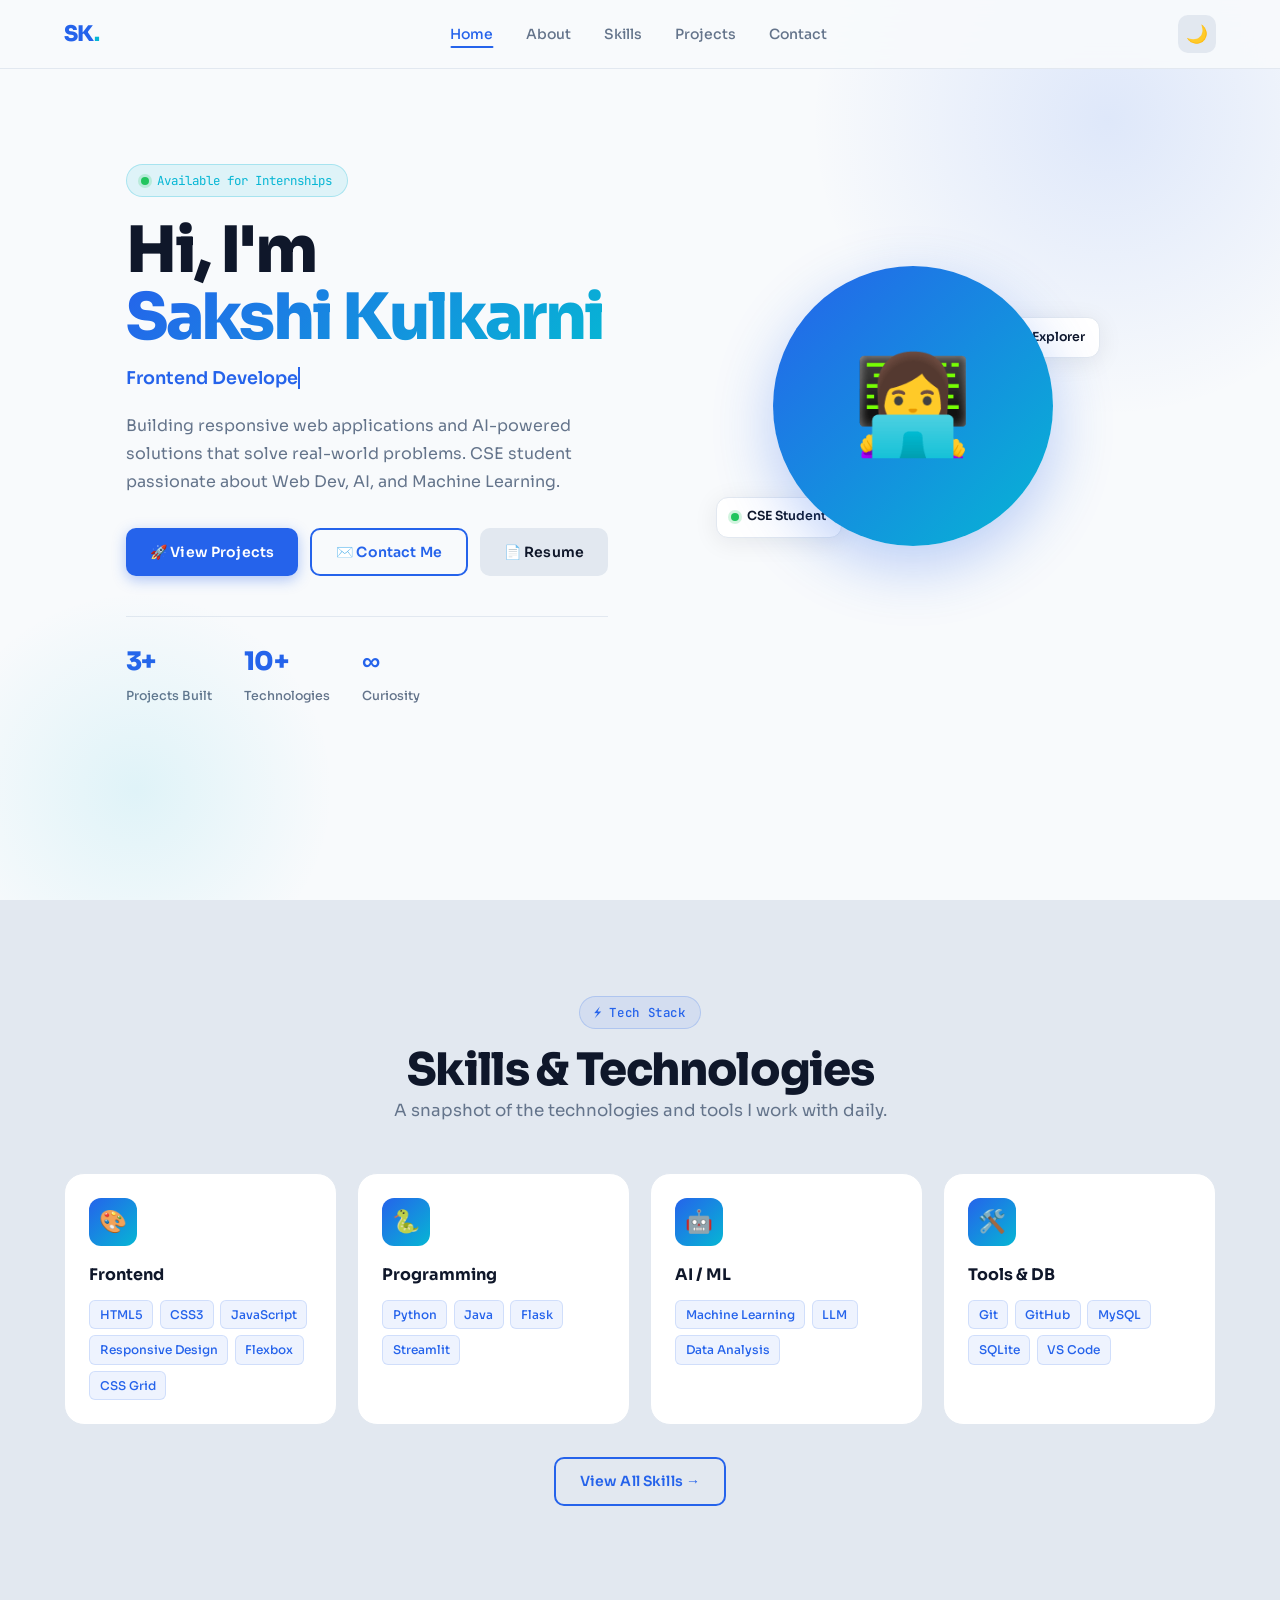
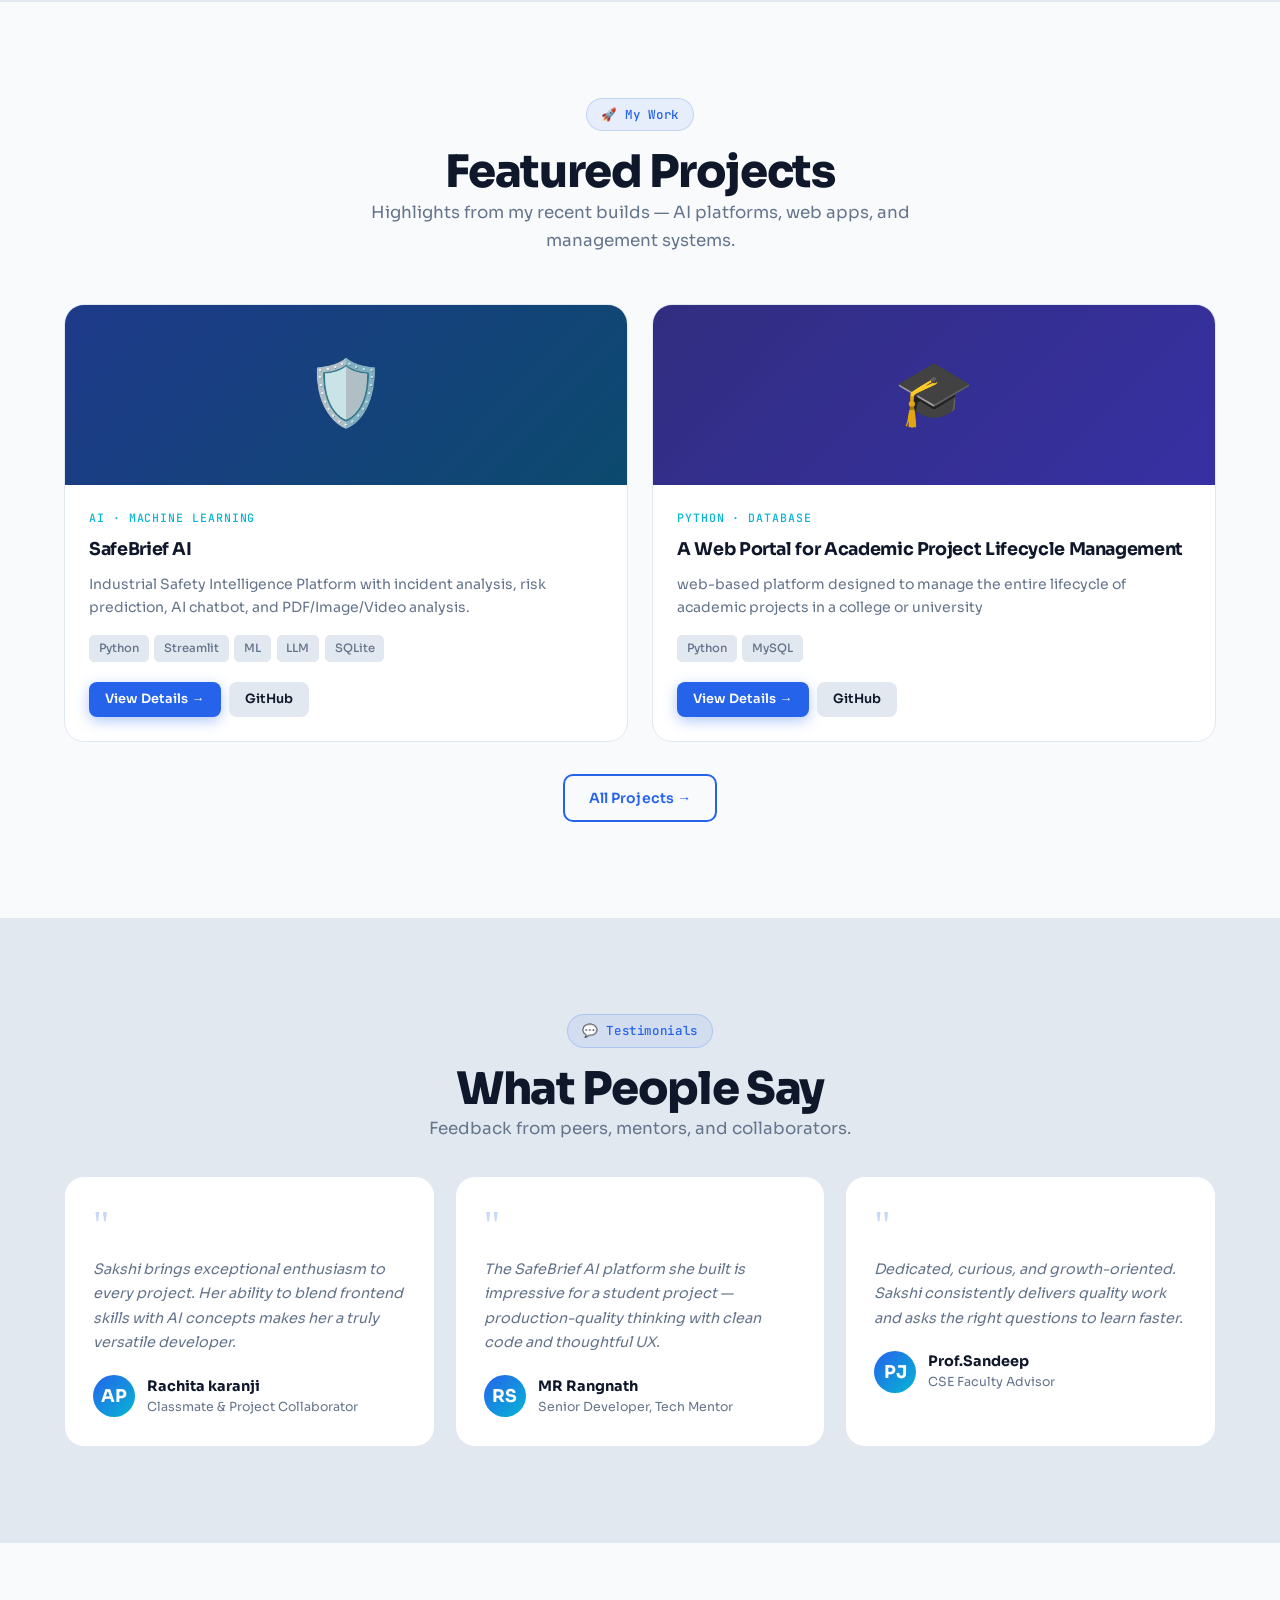
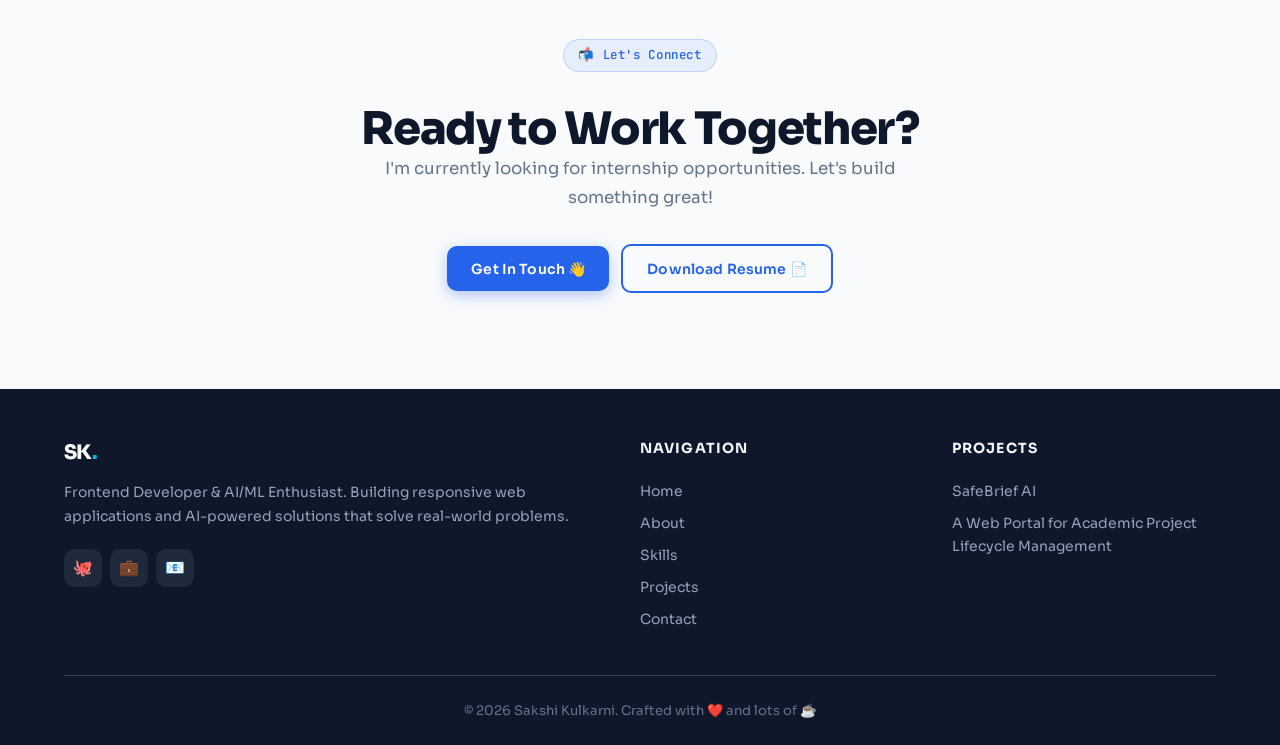
<file: index.html>
<!DOCTYPE html>
<html lang="en" data-theme="light">
<head>
  <meta charset="UTF-8" />
  <meta name="viewport" content="width=device-width, initial-scale=1.0" />
  <meta name="description" content="Sakshi Kulkarni — Frontend Developer & AI/ML Enthusiast. Portfolio website showcasing projects, skills, and experience." />
  <title>Sakshi Kulkarni | Frontend Developer & AI/ML Enthusiast</title>
  <link rel="stylesheet" href="css/style.css" />
</head>
<body>

  <!-- Page Loader -->
  <div id="page-loader" role="status" aria-label="Loading page">
    <div class="loader-name">SK.portfolio</div>
    <div class="loader-bar"></div>
  </div>

  <!-- Navigation -->
  <header>
    <nav id="navbar" aria-label="Main navigation">
      <div class="nav-container">
        <a href="index.html" class="nav-logo" aria-label="Sakshi Kulkarni Home">SK<span>.</span></a>
        <ul class="nav-links" role="list">
          <li><a href="index.html" class="active">Home</a></li>
          <li><a href="about.html">About</a></li>
          <li><a href="skills.html">Skills</a></li>
          <li><a href="projects.html">Projects</a></li>
          <li><a href="contact.html">Contact</a></li>
        </ul>
        <div class="nav-actions">
          <button class="theme-toggle" aria-label="Switch to dark mode" title="Toggle theme">🌙</button>
          <button class="hamburger" aria-label="Open mobile menu" aria-expanded="false">
            <span></span><span></span><span></span>
          </button>
        </div>
      </div>
    </nav>
    <!-- Mobile Nav -->
    <nav class="mobile-nav" aria-label="Mobile navigation">
      <a href="index.html" class="active">Home</a>
      <a href="about.html">About</a>
      <a href="skills.html">Skills</a>
      <a href="projects.html">Projects</a>
      <a href="contact.html">Contact</a>
    </nav>
  </header>

  <main>
    <!-- ── Hero Section ── -->
    <section class="hero section" aria-label="Hero introduction">
      <div class="container">
        <div class="hero-grid">
          <!-- Text Content -->
          <div class="hero-content">
            <div class="hero-tag">
              <span class="badge-dot"></span>
              Available for Internships
            </div>
            <h1 class="hero-name">
              Hi, I'm<br>
              <span class="highlight">Sakshi Kulkarni</span>
            </h1>
            <p class="hero-title">
              <span class="typed-role">Frontend Developer</span>
            </p>
            <p class="hero-description">
              Building responsive web applications and AI-powered solutions that solve real-world problems. CSE student passionate about Web Dev, AI, and Machine Learning.
            </p>
            <div class="hero-buttons">
              <a href="projects.html" class="btn btn-primary">
                🚀 View Projects
              </a>
              <a href="contact.html" class="btn btn-outline">
                ✉️ Contact Me
              </a>
              <a href="assets/resume1.pdf" class="btn btn-ghost" download aria-label="Download resume PDF">
                📄 Resume
              </a>
            </div>
            <div class="hero-stats">
              <div class="stat-item">
                <span class="stat-number">3+</span>
                <span class="stat-label">Projects Built</span>
              </div>
              <div class="stat-item">
                <span class="stat-number">10+</span>
                <span class="stat-label">Technologies</span>
              </div>
              <div class="stat-item">
                <span class="stat-number">∞</span>
                <span class="stat-label">Curiosity</span>
              </div>
            </div>
          </div>

          <!-- Visual -->
          <div class="hero-visual" aria-hidden="true">
            <div class="hero-avatar-wrap">
              <div class="hero-avatar" role="img" aria-label="Sakshi Kulkarni avatar">👩‍💻</div>
              <div class="hero-badge">
                <span>🤖</span> AI Explorer
              </div>
              <div class="hero-badge">
                <span class="badge-dot"></span> CSE Student
              </div>
            </div>
          </div>
        </div>
      </div>
    </section>

    <!-- ── Skills Preview ── -->
    <section class="section skills-preview" aria-labelledby="skills-preview-heading">
      <div class="container">
        <div class="text-center reveal">
          <span class="section-tag">⚡ Tech Stack</span>
          <h2 class="section-title" id="skills-preview-heading">Skills & Technologies</h2>
          <p class="section-subtitle mt-2">A snapshot of the technologies and tools I work with daily.</p>
        </div>
        <div class="skills-grid-home">
          <div class="skill-cat-card reveal">
            <div class="skill-cat-icon" aria-hidden="true">🎨</div>
            <h3 class="skill-cat-title">Frontend</h3>
            <div class="skill-tags">
              <span class="skill-tag">HTML5</span>
              <span class="skill-tag">CSS3</span>
              <span class="skill-tag">JavaScript</span>
              <span class="skill-tag">Responsive Design</span>
              <span class="skill-tag">Flexbox</span>
              <span class="skill-tag">CSS Grid</span>
            </div>
          </div>
          <div class="skill-cat-card reveal">
            <div class="skill-cat-icon" aria-hidden="true">🐍</div>
            <h3 class="skill-cat-title">Programming</h3>
            <div class="skill-tags">
              <span class="skill-tag">Python</span>
              <span class="skill-tag">Java</span>
              <span class="skill-tag">Flask</span>
              <span class="skill-tag">Streamlit</span>
            </div>
          </div>
          <div class="skill-cat-card reveal">
            <div class="skill-cat-icon" aria-hidden="true">🤖</div>
            <h3 class="skill-cat-title">AI / ML</h3>
            <div class="skill-tags">
              <span class="skill-tag">Machine Learning</span>
              <span class="skill-tag">LLM</span>
              <span class="skill-tag">Data Analysis</span>
            </div>
          </div>
          <div class="skill-cat-card reveal">
            <div class="skill-cat-icon" aria-hidden="true">🛠️</div>
            <h3 class="skill-cat-title">Tools & DB</h3>
            <div class="skill-tags">
              <span class="skill-tag">Git</span>
              <span class="skill-tag">GitHub</span>
              <span class="skill-tag">MySQL</span>
              <span class="skill-tag">SQLite</span>
              <span class="skill-tag">VS Code</span>
            </div>
          </div>
        </div>
        <div class="text-center mt-4">
          <a href="skills.html" class="btn btn-outline">View All Skills →</a>
        </div>
      </div>
    </section>

    <!-- ── Featured Projects ── -->
    <section class="section" aria-labelledby="projects-heading">
      <div class="container">
        <div class="text-center reveal">
          <span class="section-tag">🚀 My Work</span>
          <h2 class="section-title" id="projects-heading">Featured Projects</h2>
          <p class="section-subtitle mt-2">Highlights from my recent builds — AI platforms, web apps, and management systems.</p>
        </div>
        <div class="projects-grid">
          <!-- SafeBrief AI -->
          <article class="project-card reveal">
            <div class="project-image ai-bg" role="img" aria-label="SafeBrief AI project illustration">🛡️</div>
            <div class="project-body">
              <p class="project-category">AI · Machine Learning</p>
              <h3 class="project-title">SafeBrief AI</h3>
              <p class="project-desc">Industrial Safety Intelligence Platform with incident analysis, risk prediction, AI chatbot, and PDF/Image/Video analysis.</p>
              <div class="project-stack">
                <span class="stack-tag">Python</span>
                <span class="stack-tag">Streamlit</span>
                <span class="stack-tag">ML</span>
                <span class="stack-tag">LLM</span>
                <span class="stack-tag">SQLite</span>
              </div>
              <div class="project-actions">
                <a href="projects.html" class="btn btn-primary btn-sm">View Details →</a>
                <a href="#" class="btn btn-ghost btn-sm" aria-label="View SafeBrief AI on GitHub">GitHub</a>
              </div>
            </div>
          </article>

          <!-- Student Management -->
          <article class="project-card reveal">
            <div class="project-image py-bg" role="img" aria-label="Student Management System project illustration">🎓</div>
            <div class="project-body">
              <p class="project-category">Python · Database</p>
              <h3 class="project-title">A Web Portal for Academic Project Lifecycle Management</h3>
              <p class="project-desc">web-based platform designed to manage the entire lifecycle of academic projects in a college or university</p>
              <div class="project-stack">
                <span class="stack-tag">Python</span>
                <span class="stack-tag">MySQL</span>
              </div>
              <div class="project-actions">
                <a href="projects.html" class="btn btn-primary btn-sm">View Details →</a>
                <a href="#" class="btn btn-ghost btn-sm" aria-label="View SMS on GitHub">GitHub</a>
              </div>
            </div>
          </article>
        </div>
        <div class="text-center mt-4">
          <a href="projects.html" class="btn btn-outline">All Projects →</a>
        </div>
      </div>
    </section>

    <!-- ── Testimonials ── -->
    <section class="section skills-preview" aria-labelledby="testimonials-heading">
      <div class="container">
        <div class="text-center reveal">
          <span class="section-tag">💬 Testimonials</span>
          <h2 class="section-title" id="testimonials-heading">What People Say</h2>
          <p class="section-subtitle mt-2">Feedback from peers, mentors, and collaborators.</p>
        </div>
        <div class="testimonials-grid mt-4">
          <article class="testimonial-card reveal">
            <div class="testimonial-quote" aria-hidden="true">"</div>
            <p class="testimonial-text">Sakshi brings exceptional enthusiasm to every project. Her ability to blend frontend skills with AI concepts makes her a truly versatile developer.</p>
            <div class="testimonial-author">
              <div class="author-avatar" aria-hidden="true">AP</div>
              <div>
                <div class="author-name">Rachita karanji</div>
                <div class="author-role">Classmate & Project Collaborator</div>
              </div>
            </div>
          </article>
          <article class="testimonial-card reveal">
            <div class="testimonial-quote" aria-hidden="true">"</div>
            <p class="testimonial-text">The SafeBrief AI platform she built is impressive for a student project — production-quality thinking with clean code and thoughtful UX.</p>
            <div class="testimonial-author">
              <div class="author-avatar" aria-hidden="true">RS</div>
              <div>
                <div class="author-name">MR Rangnath</div>
                <div class="author-role">Senior Developer, Tech Mentor</div>
              </div>
            </div>
          </article>
          <article class="testimonial-card reveal">
            <div class="testimonial-quote" aria-hidden="true">"</div>
            <p class="testimonial-text">Dedicated, curious, and growth-oriented. Sakshi consistently delivers quality work and asks the right questions to learn faster.</p>
            <div class="testimonial-author">
              <div class="author-avatar" aria-hidden="true">PJ</div>
              <div>
                <div class="author-name">Prof.Sandeep </div>
                <div class="author-role">CSE Faculty Advisor</div>
              </div>
            </div>
          </article>
        </div>
      </div>
    </section>

    <!-- ── CTA ── -->
    <section class="section" aria-label="Call to action">
      <div class="container text-center">
        <div class="reveal">
          <span class="section-tag">📬 Let's Connect</span>
          <h2 class="section-title mt-2">Ready to Work Together?</h2>
          <p class="section-subtitle mt-2">I'm currently looking for internship opportunities. Let's build something great!</p>
          <div class="d-flex align-center flex-wrap gap-sm mt-4" style="justify-content:center">
            <a href="contact.html" class="btn btn-primary">Get In Touch 👋</a>
            <a href="assets/resume1.pdf" class="btn btn-outline" download>Download Resume 📄</a>
          </div>
        </div>
      </div>
    </section>
  </main>

  <!-- Footer -->
  <footer role="contentinfo">
    <div class="container">
      <div class="footer-grid">
        <div class="footer-brand">
          <div class="nav-logo">SK<span style="color:var(--accent)">.</span></div>
          <p class="footer-desc">Frontend Developer & AI/ML Enthusiast. Building responsive web applications and AI-powered solutions that solve real-world problems.</p>
          <div class="footer-socials">
            <a href="https://github.com/kulkarni37" class="social-link" target="_blank" rel="noopener noreferrer" aria-label="GitHub profile">🐙</a>
            <a href="https://www.linkedin.com/in/sakshi-kulkarni-103137330" class="social-link" target="_blank" rel="noopener noreferrer" aria-label="LinkedIn profile">💼</a>
            <a href="mailto:sakshikulkarni12195@gmail.com" class="social-link" aria-label="Send email">📧</a>
          </div>
        </div>
        <div>
          <h3 class="footer-title">Navigation</h3>
          <nav class="footer-links" aria-label="Footer navigation">
            <a href="index.html">Home</a>
            <a href="about.html">About</a>
            <a href="skills.html">Skills</a>
            <a href="projects.html">Projects</a>
            <a href="contact.html">Contact</a>
          </nav>
        </div>
        <div>
          <h3 class="footer-title">Projects</h3>
          <nav class="footer-links" aria-label="Projects navigation">
            <a href="projects.html">SafeBrief AI</a>
           
            <a href="projects.html">A Web Portal for Academic Project Lifecycle Management</a>
          </nav>
        </div>
      </div>
      <div class="footer-bottom">
        <p>© 2026 Sakshi Kulkarni. Crafted with ❤️ and lots of ☕</p>
      </div>
    </div>
  </footer>

  <!-- Scroll to Top -->
  <button id="scroll-top" aria-label="Scroll to top">↑</button>

  <script src="js/script.js"></script>
</body>
</html>
</file>
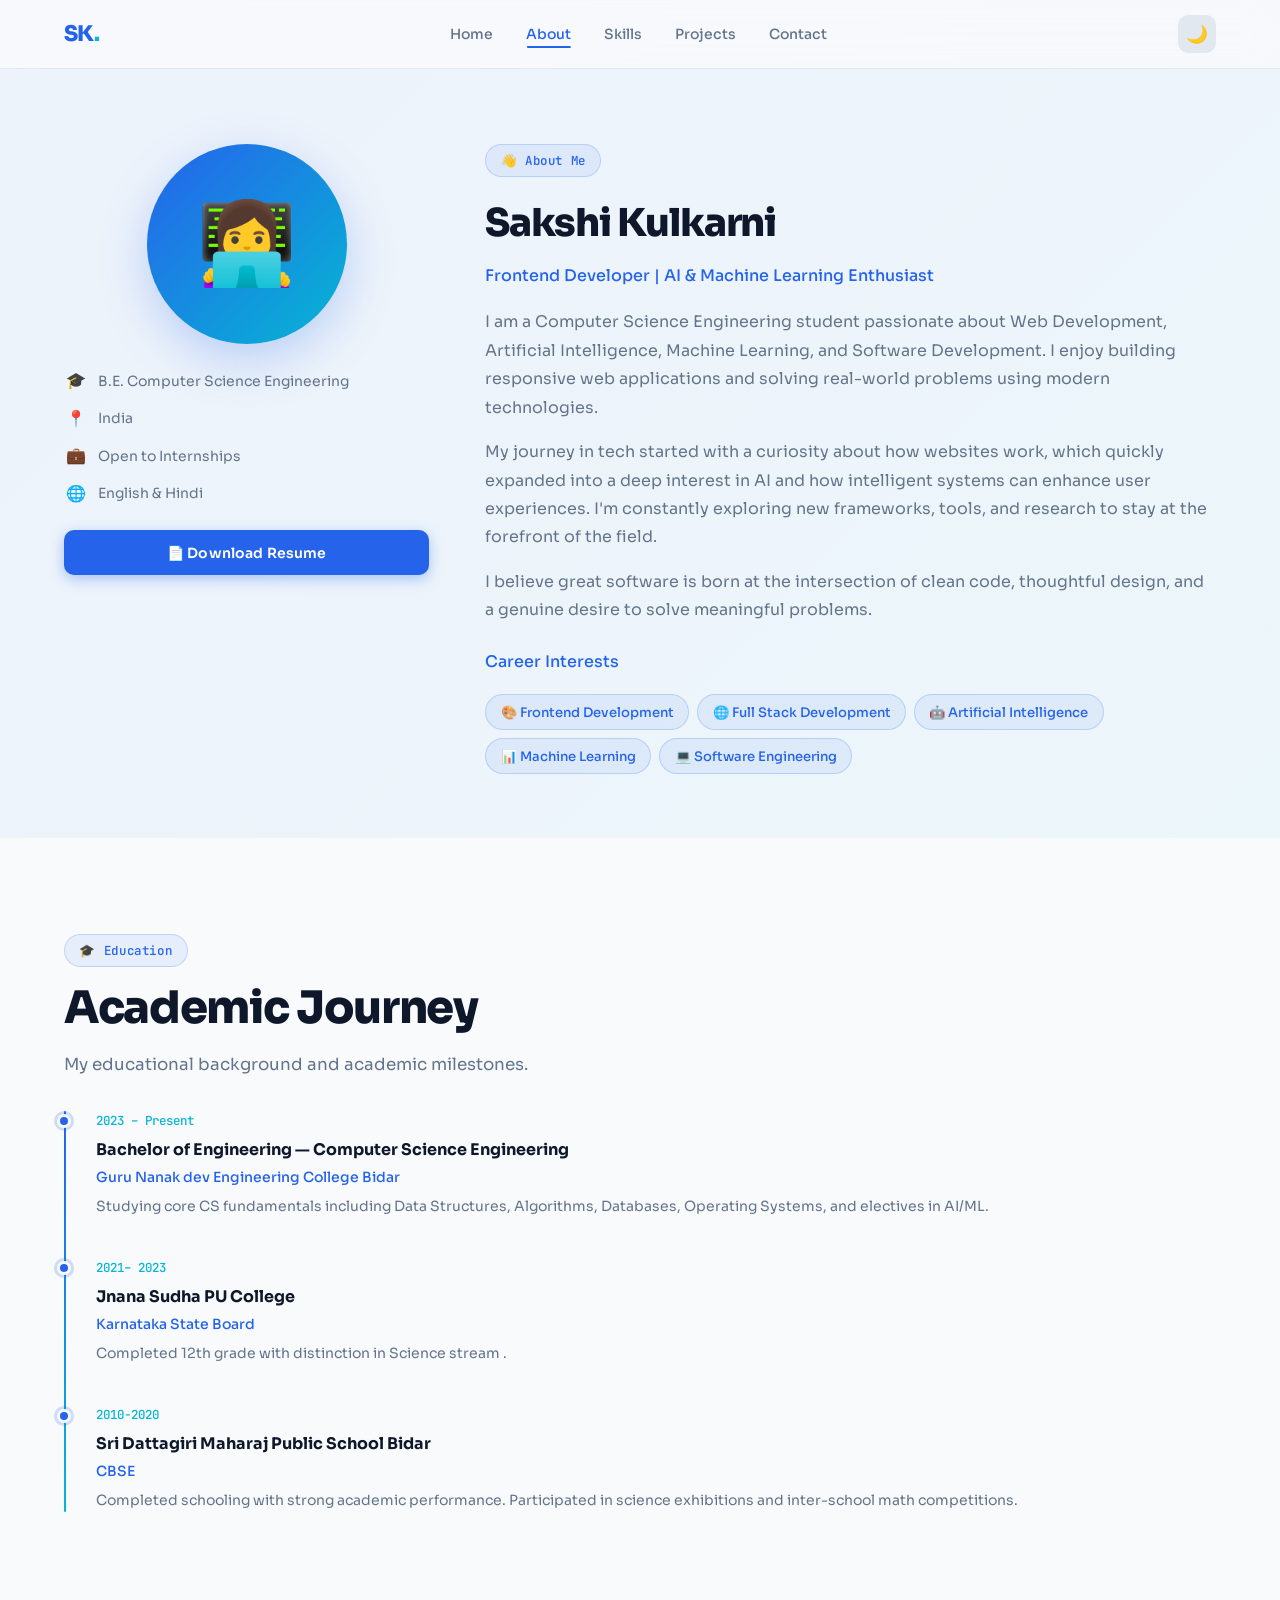
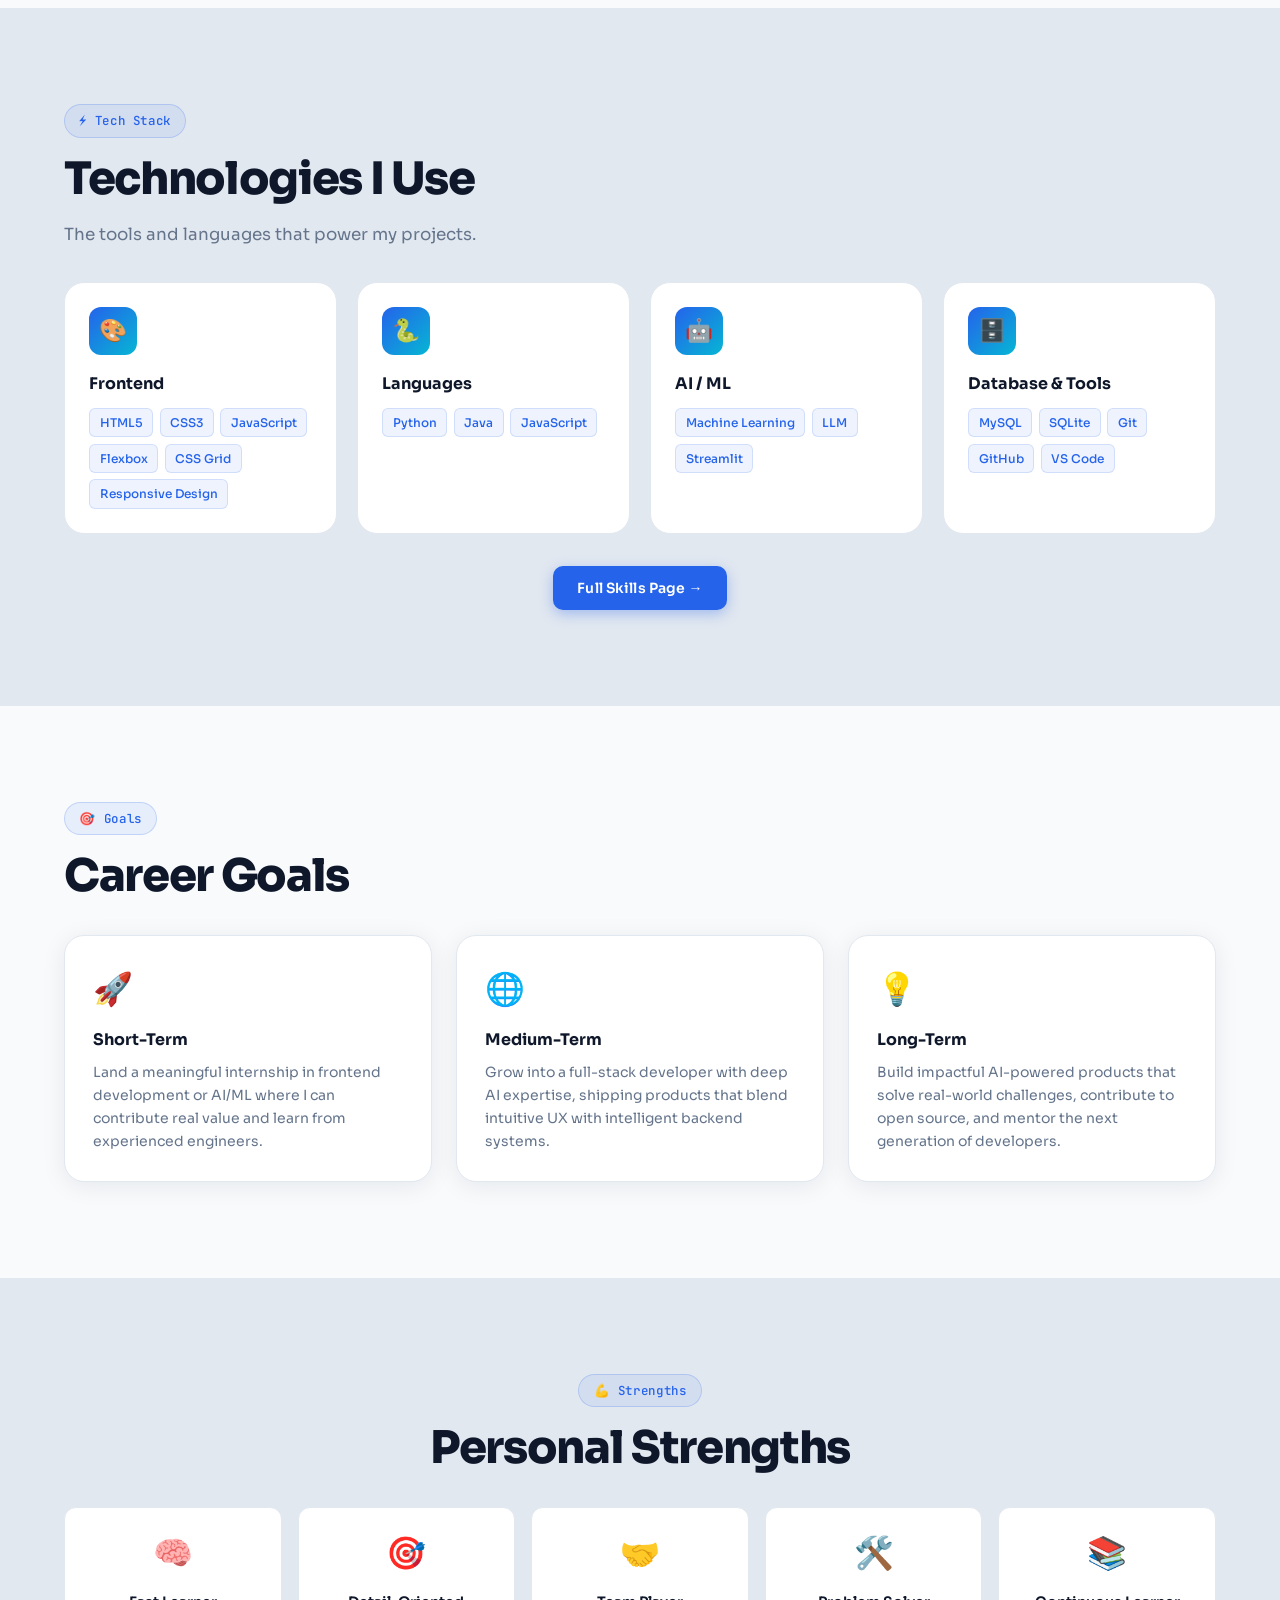
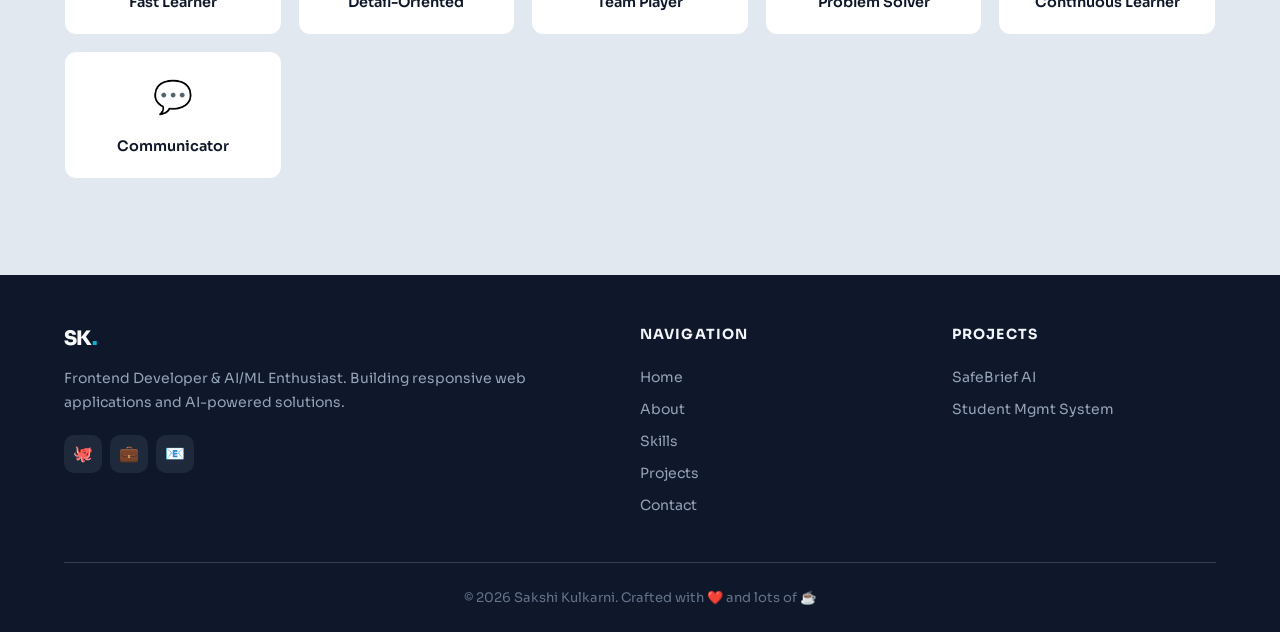
<file: about.html>
<!DOCTYPE html>
<html lang="en" data-theme="light">
<head>
  <meta charset="UTF-8" />
  <meta name="viewport" content="width=device-width, initial-scale=1.0" />
  <meta name="description" content="About Sakshi Kulkarni — CSE student, Frontend Developer, and AI/ML Enthusiast. Learn about my background, education, and goals." />
  <title>About | Sakshi Kulkarni</title>
  <link rel="stylesheet" href="css/style.css" />
</head>
<body>

  <!-- Page Loader -->
  <div id="page-loader" role="status" aria-label="Loading page">
    <div class="loader-name">About Me</div>
    <div class="loader-bar"></div>
  </div>

  <!-- Navigation -->
  <header>
    <nav id="navbar" aria-label="Main navigation">
      <div class="nav-container">
        <a href="index.html" class="nav-logo" aria-label="Sakshi Kulkarni Home">SK<span>.</span></a>
        <ul class="nav-links" role="list">
          <li><a href="index.html">Home</a></li>
          <li><a href="about.html" class="active">About</a></li>
          <li><a href="skills.html">Skills</a></li>
          <li><a href="projects.html">Projects</a></li>
          <li><a href="contact.html">Contact</a></li>
        </ul>
        <div class="nav-actions">
          <button class="theme-toggle" aria-label="Switch to dark mode" title="Toggle theme">🌙</button>
          <button class="hamburger" aria-label="Open mobile menu" aria-expanded="false">
            <span></span><span></span><span></span>
          </button>
        </div>
      </div>
    </nav>
    <nav class="mobile-nav" aria-label="Mobile navigation">
      <a href="index.html">Home</a>
      <a href="about.html" class="active">About</a>
      <a href="skills.html">Skills</a>
      <a href="projects.html">Projects</a>
      <a href="contact.html">Contact</a>
    </nav>
  </header>

  <main>
    <!-- ── About Hero ── -->
    <section class="about-hero" aria-labelledby="about-heading">
      <div class="container">
        <div class="about-hero-grid">
          <!-- Avatar + Quick Info -->
          <aside class="about-avatar-wrap reveal-left">
            <div class="about-avatar" role="img" aria-label="Sakshi Kulkarni avatar">👩‍💻</div>
            <div class="about-quick-info">
              <div class="info-item">
                <span class="info-icon" aria-hidden="true">🎓</span>
                <span>B.E. Computer Science Engineering</span>
              </div>
              <div class="info-item">
                <span class="info-icon" aria-hidden="true">📍</span>
                <span>India</span>
              </div>
              <div class="info-item">
                <span class="info-icon" aria-hidden="true">💼</span>
                <span>Open to Internships</span>
              </div>
              <div class="info-item">
                <span class="info-icon" aria-hidden="true">🌐</span>
                <span>English & Hindi</span>
              </div>
            </div>
            <div class="mt-3">
              <a href="assets/resume1.pdf" class="btn btn-primary w-100" download style="justify-content:center">
                📄 Download Resume
              </a>
            </div>
          </aside>

          <!-- Main Content -->
          <div class="reveal-right">
            <span class="section-tag">👋 About Me</span>
            <h1 class="about-heading" id="about-heading">Sakshi Kulkarni</h1>
            <p class="about-subtitle">Frontend Developer | AI & Machine Learning Enthusiast</p>
            <p class="about-text">
              I am a Computer Science Engineering student passionate about Web Development, Artificial Intelligence, Machine Learning, and Software Development. I enjoy building responsive web applications and solving real-world problems using modern technologies.
            </p>
            <p class="about-text">
              My journey in tech started with a curiosity about how websites work, which quickly expanded into a deep interest in AI and how intelligent systems can enhance user experiences. I'm constantly exploring new frameworks, tools, and research to stay at the forefront of the field.
            </p>
            <p class="about-text">
              I believe great software is born at the intersection of clean code, thoughtful design, and a genuine desire to solve meaningful problems.
            </p>

            <!-- Career Interests -->
            <h2 class="about-subtitle mt-3">Career Interests</h2>
            <div class="interests-grid">
              <span class="interest-pill">🎨 Frontend Development</span>
              <span class="interest-pill">🌐 Full Stack Development</span>
              <span class="interest-pill">🤖 Artificial Intelligence</span>
              <span class="interest-pill">📊 Machine Learning</span>
              <span class="interest-pill">💻 Software Engineering</span>
            </div>
          </div>
        </div>
      </div>
    </section>

    <!-- ── Education Timeline ── -->
    <section class="section" aria-labelledby="education-heading">
      <div class="container">
        <div class="reveal">
          <span class="section-tag">🎓 Education</span>
          <h2 class="section-title" id="education-heading">Academic Journey</h2>
          <p class="section-subtitle mt-2">My educational background and academic milestones.</p>
        </div>
        <div class="timeline mt-4 reveal">
          <div class="timeline-item">
            <div class="timeline-dot"></div>
            <div class="timeline-date">2023 – Present</div>
            <div class="timeline-title">Bachelor of Engineering — Computer Science Engineering</div>
            <div class="timeline-org">Guru Nanak dev Engineering College Bidar</div>
            <p class="timeline-desc">Studying core CS fundamentals including Data Structures, Algorithms, Databases, Operating Systems, and electives in AI/ML. </p>
          </div>
          <div class="timeline-item">
            <div class="timeline-dot"></div>
            <div class="timeline-date">2021– 2023</div>
            <div class="timeline-title">Jnana Sudha PU College</div>
            <div class="timeline-org">Karnataka  State Board</div>
            <p class="timeline-desc">Completed 12th grade with distinction in Science stream .</p>
          </div>
          <div class="timeline-item">
            <div class="timeline-dot"></div>
            <div class="timeline-date">2010-2020</div>
            <div class="timeline-title">Sri Dattagiri Maharaj Public School Bidar</div>
            <div class="timeline-org">CBSE</div>
            <p class="timeline-desc">Completed schooling with strong academic performance. Participated in science exhibitions and inter-school math competitions.</p>
          </div>
        </div>
      </div>
    </section>

    <!-- ── Technology Stack ── -->
    <section class="section skills-preview" aria-labelledby="techstack-heading">
      <div class="container">
        <div class="reveal">
          <span class="section-tag">⚡ Tech Stack</span>
          <h2 class="section-title" id="techstack-heading">Technologies I Use</h2>
          <p class="section-subtitle mt-2">The tools and languages that power my projects.</p>
        </div>
        <div class="skills-grid-home mt-4">
          <div class="skill-cat-card reveal">
            <div class="skill-cat-icon" aria-hidden="true">🎨</div>
            <h3 class="skill-cat-title">Frontend</h3>
            <div class="skill-tags">
              <span class="skill-tag">HTML5</span><span class="skill-tag">CSS3</span>
              <span class="skill-tag">JavaScript</span><span class="skill-tag">Flexbox</span>
              <span class="skill-tag">CSS Grid</span><span class="skill-tag">Responsive Design</span>
            </div>
          </div>
          <div class="skill-cat-card reveal">
            <div class="skill-cat-icon" aria-hidden="true">🐍</div>
            <h3 class="skill-cat-title">Languages</h3>
            <div class="skill-tags">
              <span class="skill-tag">Python</span><span class="skill-tag">Java</span>
              <span class="skill-tag">JavaScript</span>
            </div>
          </div>
          <div class="skill-cat-card reveal">
            <div class="skill-cat-icon" aria-hidden="true">🤖</div>
            <h3 class="skill-cat-title">AI / ML</h3>
            <div class="skill-tags">
              <span class="skill-tag">Machine Learning</span><span class="skill-tag">LLM</span>
              <span class="skill-tag">Streamlit</span>
            </div>
          </div>
          <div class="skill-cat-card reveal">
            <div class="skill-cat-icon" aria-hidden="true">🗄️</div>
            <h3 class="skill-cat-title">Database & Tools</h3>
            <div class="skill-tags">
              <span class="skill-tag">MySQL</span><span class="skill-tag">SQLite</span>
              <span class="skill-tag">Git</span><span class="skill-tag">GitHub</span>
              <span class="skill-tag">VS Code</span>
            </div>
          </div>
        </div>
        <div class="text-center mt-4">
          <a href="skills.html" class="btn btn-primary">Full Skills Page →</a>
        </div>
      </div>
    </section>

    <!-- ── Career Goals ── -->
    <section class="section" aria-labelledby="goals-heading">
      <div class="container">
        <div class="reveal">
          <span class="section-tag">🎯 Goals</span>
          <h2 class="section-title" id="goals-heading">Career Goals</h2>
        </div>
        <div class="projects-grid mt-4">
          <div class="card reveal">
            <div style="font-size:2rem;margin-bottom:.75rem" aria-hidden="true">🚀</div>
            <h3 style="font-size:1rem;font-weight:700;margin-bottom:.5rem">Short-Term</h3>
            <p style="font-size:.875rem;color:var(--text-muted);line-height:1.65">Land a meaningful internship in frontend development or AI/ML where I can contribute real value and learn from experienced engineers.</p>
          </div>
          <div class="card reveal">
            <div style="font-size:2rem;margin-bottom:.75rem" aria-hidden="true">🌐</div>
            <h3 style="font-size:1rem;font-weight:700;margin-bottom:.5rem">Medium-Term</h3>
            <p style="font-size:.875rem;color:var(--text-muted);line-height:1.65">Grow into a full-stack developer with deep AI expertise, shipping products that blend intuitive UX with intelligent backend systems.</p>
          </div>
          <div class="card reveal">
            <div style="font-size:2rem;margin-bottom:.75rem" aria-hidden="true">💡</div>
            <h3 style="font-size:1rem;font-weight:700;margin-bottom:.5rem">Long-Term</h3>
            <p style="font-size:.875rem;color:var(--text-muted);line-height:1.65">Build impactful AI-powered products that solve real-world challenges, contribute to open source, and mentor the next generation of developers.</p>
          </div>
        </div>
      </div>
    </section>

    <!-- ── Personal Strengths ── -->
    <section class="section skills-preview" aria-labelledby="strengths-heading">
      <div class="container">
        <div class="text-center reveal">
          <span class="section-tag">💪 Strengths</span>
          <h2 class="section-title" id="strengths-heading">Personal Strengths</h2>
        </div>
        <div class="strengths-grid">
          <div class="strength-card reveal">
            <div class="strength-icon" aria-hidden="true">🧠</div>
            <div class="strength-name">Fast Learner</div>
          </div>
          <div class="strength-card reveal">
            <div class="strength-icon" aria-hidden="true">🎯</div>
            <div class="strength-name">Detail-Oriented</div>
          </div>
          <div class="strength-card reveal">
            <div class="strength-icon" aria-hidden="true">🤝</div>
            <div class="strength-name">Team Player</div>
          </div>
          <div class="strength-card reveal">
            <div class="strength-icon" aria-hidden="true">🛠️</div>
            <div class="strength-name">Problem Solver</div>
          </div>
          <div class="strength-card reveal">
            <div class="strength-icon" aria-hidden="true">📚</div>
            <div class="strength-name">Continuous Learner</div>
          </div>
          <div class="strength-card reveal">
            <div class="strength-icon" aria-hidden="true">💬</div>
            <div class="strength-name">Communicator</div>
          </div>
        </div>
      </div>
    </section>
  </main>

  <!-- Footer -->
  <footer role="contentinfo">
    <div class="container">
      <div class="footer-grid">
        <div class="footer-brand">
          <div class="nav-logo">SK<span style="color:var(--accent)">.</span></div>
          <p class="footer-desc">Frontend Developer & AI/ML Enthusiast. Building responsive web applications and AI-powered solutions.</p>
          <div class="footer-socials">
            <a href="https://github.com/kulkarni37" class="social-link" target="_blank" rel="noopener noreferrer" aria-label="GitHub profile">🐙</a>
            <a href="https://linkedin.com/in/sakshi-kulkarni-103137330" class="social-link" target="_blank" rel="noopener noreferrer" aria-label="LinkedIn profile">💼</a>
            <a href="mailto:sakshikulkarni12195@gmail.com" class="social-link" aria-label="Send email">📧</a>
          </div>
        </div>
        <div>
          <h3 class="footer-title">Navigation</h3>
          <nav class="footer-links" aria-label="Footer navigation">
            <a href="index.html">Home</a>
            <a href="about.html">About</a>
            <a href="skills.html">Skills</a>
            <a href="projects.html">Projects</a>
            <a href="contact.html">Contact</a>
          </nav>
        </div>
        <div>
          <h3 class="footer-title">Projects</h3>
          <nav class="footer-links" aria-label="Projects navigation">
            <a href="projects.html">SafeBrief AI</a>
            
            <a href="projects.html">Student Mgmt System</a>
          </nav>
        </div>
      </div>
      <div class="footer-bottom">
        <p>© 2026 Sakshi Kulkarni. Crafted with ❤️ and lots of ☕</p>
      </div>
    </div>
  </footer>

  <button id="scroll-top" aria-label="Scroll to top">↑</button>
  <script src="js/script.js"></script>
</body>
</html>
</file>
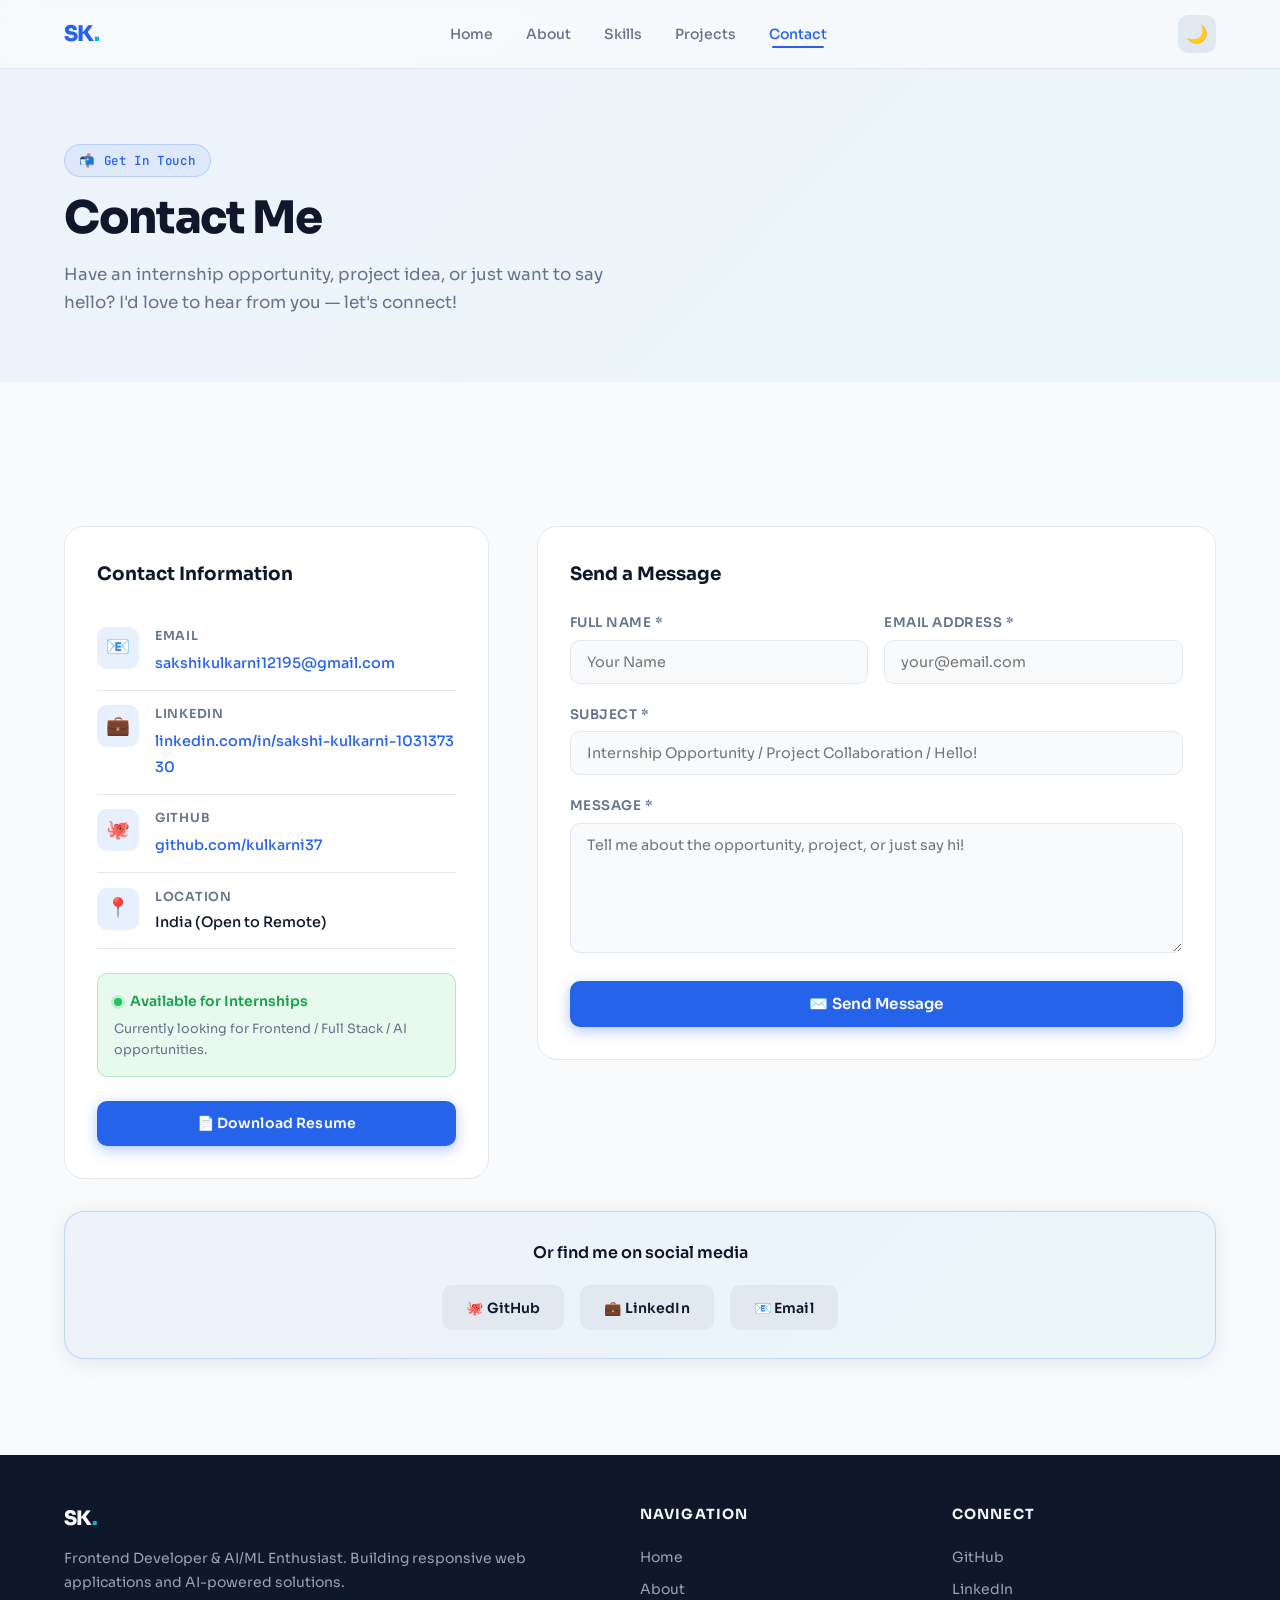
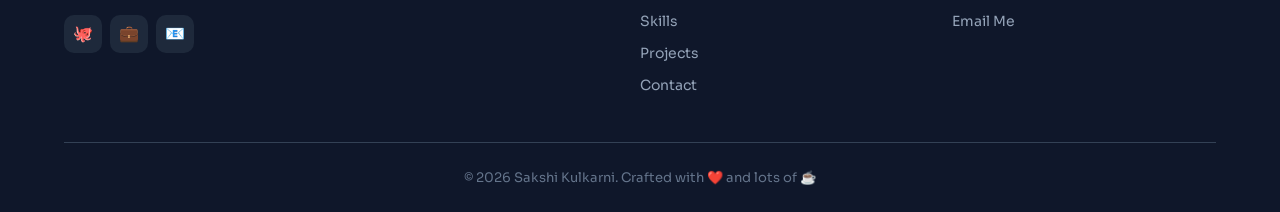
<file: contact.html>
<!DOCTYPE html>
<html lang="en" data-theme="light">
<head>
  <meta charset="UTF-8" />
  <meta name="viewport" content="width=device-width, initial-scale=1.0" />
  <meta name="description" content="Contact Sakshi Kulkarni — Frontend Developer & AI/ML Enthusiast. Send a message or connect on LinkedIn and GitHub." />
  <title>Contact | Sakshi Kulkarni</title>
  <link rel="stylesheet" href="css/style.css" />
</head>
<body>

  <div id="page-loader" role="status" aria-label="Loading page">
    <div class="loader-name">Contact</div>
    <div class="loader-bar"></div>
  </div>

  <header>
    <nav id="navbar" aria-label="Main navigation">
      <div class="nav-container">
        <a href="index.html" class="nav-logo" aria-label="Sakshi Kulkarni Home">SK<span>.</span></a>
        <ul class="nav-links" role="list">
          <li><a href="index.html">Home</a></li>
          <li><a href="about.html">About</a></li>
          <li><a href="skills.html">Skills</a></li>
          <li><a href="projects.html">Projects</a></li>
          <li><a href="contact.html" class="active">Contact</a></li>
        </ul>
        <div class="nav-actions">
          <button class="theme-toggle" aria-label="Switch to dark mode" title="Toggle theme">🌙</button>
          <button class="hamburger" aria-label="Open mobile menu" aria-expanded="false">
            <span></span><span></span><span></span>
          </button>
        </div>
      </div>
    </nav>
    <nav class="mobile-nav" aria-label="Mobile navigation">
      <a href="index.html">Home</a>
      <a href="about.html">About</a>
      <a href="skills.html">Skills</a>
      <a href="projects.html">Projects</a>
      <a href="contact.html" class="active">Contact</a>
    </nav>
  </header>

  <main>
    <!-- Hero -->
    <section class="contact-page-hero" aria-labelledby="contact-heading">
      <div class="container">
        <div class="reveal">
          <span class="section-tag">📬 Get In Touch</span>
          <h1 class="section-title" id="contact-heading">Contact Me</h1>
          <p class="section-subtitle mt-2">Have an internship opportunity, project idea, or just want to say hello? I'd love to hear from you — let's connect!</p>
        </div>
      </div>
    </section>

    <!-- Contact Content -->
    <section class="section" aria-label="Contact information and form">
      <div class="container">
        <div class="contact-grid">

          <!-- Contact Info -->
          <aside class="reveal-left">
            <div class="contact-info-card">
              <h2 class="contact-info-title">Contact Information</h2>

              <div class="contact-item">
                <div class="contact-item-icon" aria-hidden="true">📧</div>
                <div>
                  <div class="contact-item-label">Email</div>
                  <a href="mailto:sakshikulkarni12195@gmail.com" class="contact-item-value">sakshikulkarni12195@gmail.com</a>
                </div>
              </div>

              <div class="contact-item">
                <div class="contact-item-icon" aria-hidden="true">💼</div>
                <div>
                  <div class="contact-item-label">LinkedIn</div>
                  <a href="https://www.linkedin.com/in/sakshi-kulkarni-103137330" class="contact-item-value" target="_blank" rel="noopener noreferrer">linkedin.com/in/sakshi-kulkarni-103137330</a>
                </div>
              </div>

              <div class="contact-item">
                <div class="contact-item-icon" aria-hidden="true">🐙</div>
                <div>
                  <div class="contact-item-label">GitHub</div>
                  <a href="https://github.com/kulkarni37" class="contact-item-value" target="_blank" rel="noopener noreferrer">github.com/kulkarni37</a>
                </div>
              </div>

              <div class="contact-item">
                <div class="contact-item-icon" aria-hidden="true">📍</div>
                <div>
                  <div class="contact-item-label">Location</div>
                  <div class="contact-item-value" style="color:var(--text)">India (Open to Remote)</div>
                </div>
              </div>

              <!-- Availability badge -->
              <div class="mt-3" style="background:rgba(34,197,94,0.1);border:1px solid rgba(34,197,94,0.3);border-radius:10px;padding:1rem">
                <div style="display:flex;align-items:center;gap:.5rem;font-size:.875rem;font-weight:600;color:#16a34a">
                  <span class="badge-dot"></span>
                  Available for Internships
                </div>
                <p style="font-size:.8rem;color:var(--text-muted);margin-top:.4rem">Currently looking for Frontend / Full Stack / AI opportunities.</p>
              </div>

              <!-- Resume Download -->
              <div class="mt-3">
                <a href="assets/resume1.pdf" class="btn btn-primary w-100" download style="justify-content:center" aria-label="Download Sakshi's resume">
                  📄 Download Resume
                </a>
              </div>
            </div>
          </aside>

          <!-- Contact Form -->
          <div class="reveal-right">
            <div class="contact-form-card">
              <h2 class="contact-form-title">Send a Message</h2>

              <form id="contact-form" novalidate aria-label="Contact form">
                <div class="form-row">
                  <div class="form-group">
                    <label class="form-label" for="name">Full Name <span aria-hidden="true">*</span></label>
                    <input
                      type="text"
                      id="name"
                      name="name"
                      class="form-control"
                      placeholder="Your Name"
                      autocomplete="name"
                      aria-required="true"
                      aria-describedby="name-error"
                    />
                    <span id="name-error" class="form-error" role="alert"></span>
                  </div>
                  <div class="form-group">
                    <label class="form-label" for="email">Email Address <span aria-hidden="true">*</span></label>
                    <input
                      type="email"
                      id="email"
                      name="email"
                      class="form-control"
                      placeholder="your@email.com"
                      autocomplete="email"
                      aria-required="true"
                      aria-describedby="email-error"
                    />
                    <span id="email-error" class="form-error" role="alert"></span>
                  </div>
                </div>

                <div class="form-group">
                  <label class="form-label" for="subject">Subject <span aria-hidden="true">*</span></label>
                  <input
                    type="text"
                    id="subject"
                    name="subject"
                    class="form-control"
                    placeholder="Internship Opportunity / Project Collaboration / Hello!"
                    aria-required="true"
                    aria-describedby="subject-error"
                  />
                  <span id="subject-error" class="form-error" role="alert"></span>
                </div>

                <div class="form-group">
                  <label class="form-label" for="message">Message <span aria-hidden="true">*</span></label>
                  <textarea
                    id="message"
                    name="message"
                    class="form-control"
                    placeholder="Tell me about the opportunity, project, or just say hi!"
                    rows="5"
                    aria-required="true"
                    aria-describedby="message-error"
                  ></textarea>
                  <span id="message-error" class="form-error" role="alert"></span>
                </div>

                <button type="submit" class="btn btn-primary w-100" style="justify-content:center;font-size:.95rem;padding:.85rem 1.5rem">
                  ✉️ Send Message
                </button>

                <div id="form-success" class="form-success" role="alert" aria-live="polite">
                  ✅ Message sent successfully! I'll get back to you soon.
                </div>
              </form>
            </div>
          </div>
        </div>

        <!-- Social Links Banner -->
        <div class="card text-center mt-4 reveal" style="background:linear-gradient(135deg,rgba(37,99,235,0.05),rgba(6,182,212,0.05));border-color:rgba(37,99,235,0.2)">
          <p style="font-size:1rem;font-weight:600;margin-bottom:1.25rem">Or find me on social media</p>
          <div style="display:flex;justify-content:center;gap:1rem;flex-wrap:wrap">
            <a href="https://github.com/kulkarni37" class="btn btn-ghost" target="_blank" rel="noopener noreferrer" aria-label="GitHub profile">
              🐙 GitHub
            </a>
            <a href="https://www.linkedin.com/in/sakshi-kulkarni-103137330" class="btn btn-ghost" target="_blank" rel="noopener noreferrer" aria-label="LinkedIn profile">
              💼 LinkedIn
            </a>
            <a href="mailto:sakshikulkarni12195@gmail.com" class="btn btn-ghost" aria-label="Send email">
              📧 Email
            </a>
          </div>
        </div>
      </div>
    </section>
  </main>

  <footer role="contentinfo">
    <div class="container">
      <div class="footer-grid">
        <div class="footer-brand">
          <div class="nav-logo">SK<span style="color:var(--accent)">.</span></div>
          <p class="footer-desc">Frontend Developer & AI/ML Enthusiast. Building responsive web applications and AI-powered solutions.</p>
          <div class="footer-socials">
            <a href="https://github.com/kulkarni37" class="social-link" target="_blank" rel="noopener noreferrer" aria-label="GitHub profile">🐙</a>
            <a href="https://www.linkedin.com/in/sakshi-kulkarni-103137330" class="social-link" target="_blank" rel="noopener noreferrer" aria-label="LinkedIn profile">💼</a>
            <a href="mailto:sakshikulkarni12195@gmail.com" class="social-link" aria-label="Send email">📧</a>
          </div>
        </div>
        <div>
          <h3 class="footer-title">Navigation</h3>
          <nav class="footer-links" aria-label="Footer navigation">
            <a href="index.html">Home</a>
            <a href="about.html">About</a>
            <a href="skills.html">Skills</a>
            <a href="projects.html">Projects</a>
            <a href="contact.html">Contact</a>
          </nav>
        </div>
        <div>
          <h3 class="footer-title">Connect</h3>
          <nav class="footer-links" aria-label="Social links">
            <a href="https://github.com/kulkarni37" target="_blank" rel="noopener noreferrer">GitHub</a>
            <a href="https://www.linkedin.com/in/sakshi-kulkarni-103137330" target="_blank" rel="noopener noreferrer">LinkedIn</a>
            <a href="mailto:sakshikulkarni12195@gmail.com">Email Me</a>
          </nav>
        </div>
      </div>
      <div class="footer-bottom">
        <p>© 2026 Sakshi Kulkarni. Crafted with ❤️ and lots of ☕</p>
      </div>
    </div>
  </footer>

  <button id="scroll-top" aria-label="Scroll to top">↑</button>
  <script src="js/script.js"></script>
</body>
</html>
</file>
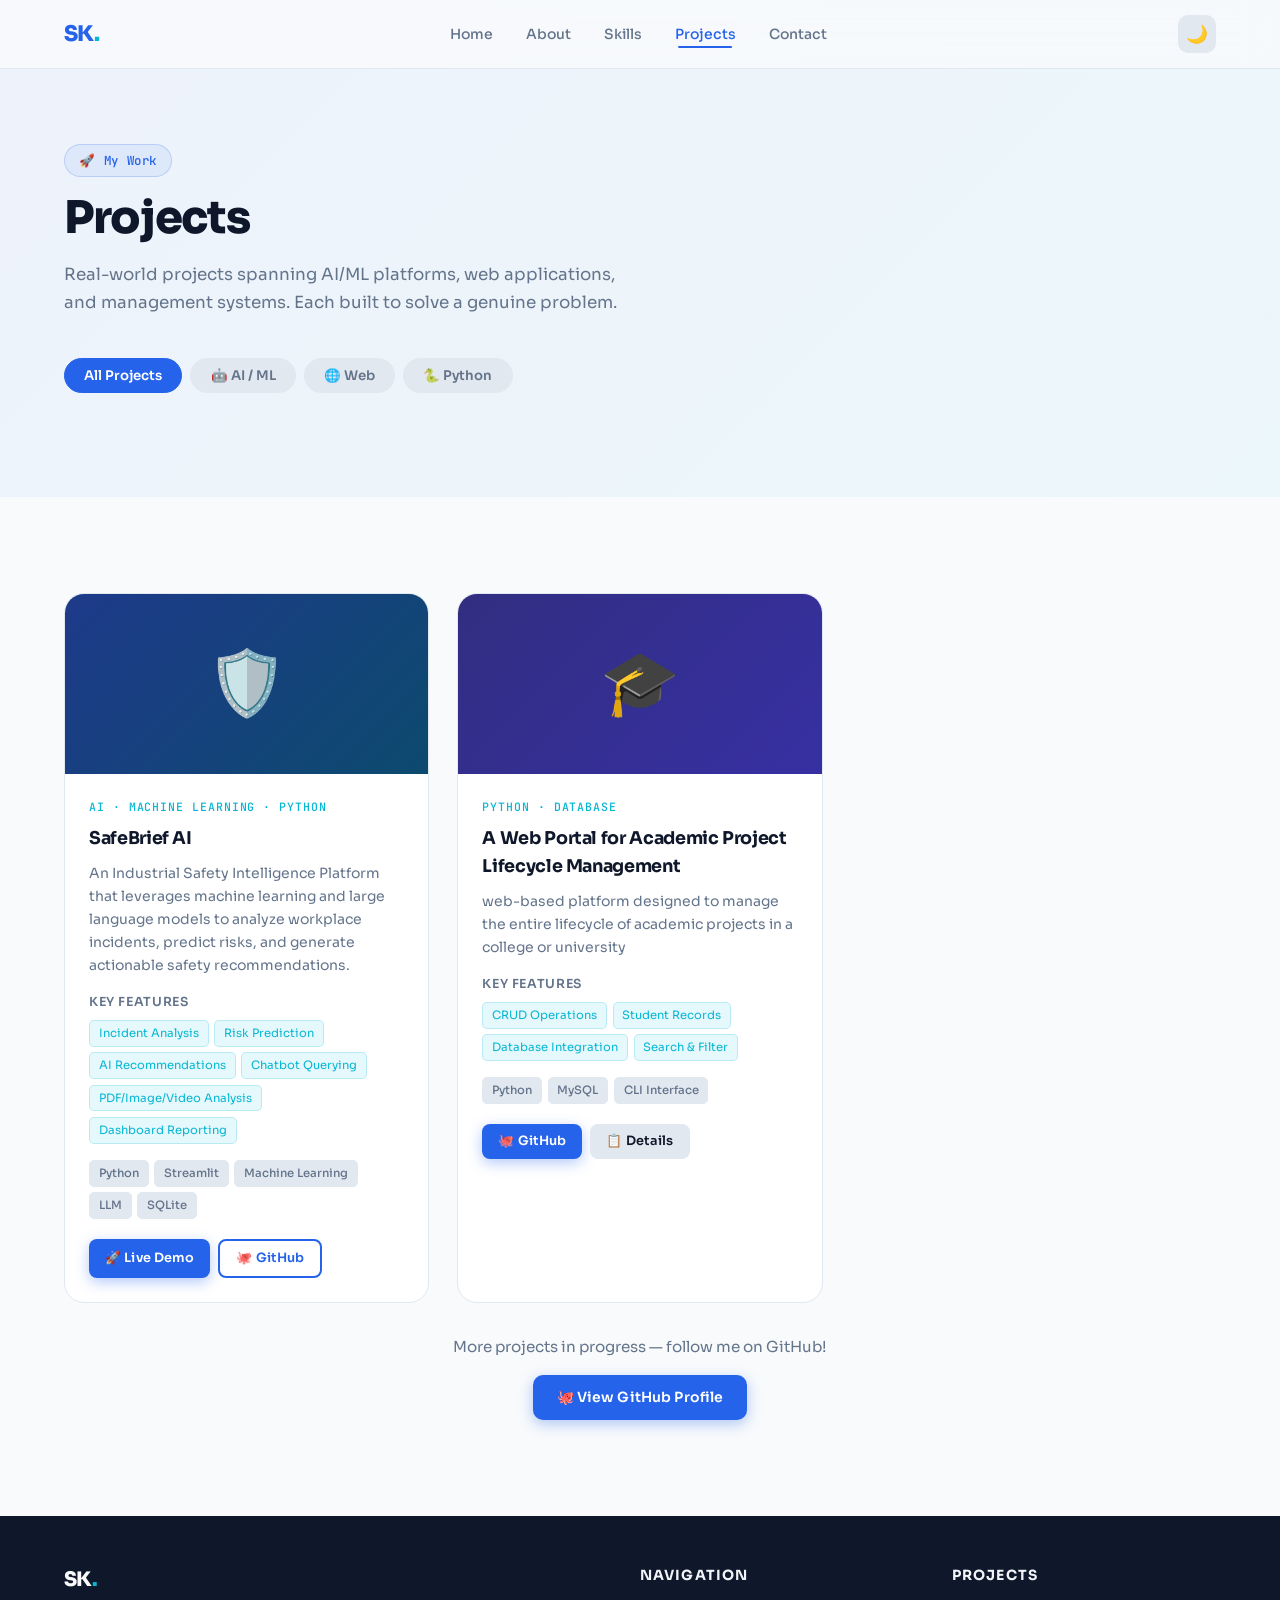
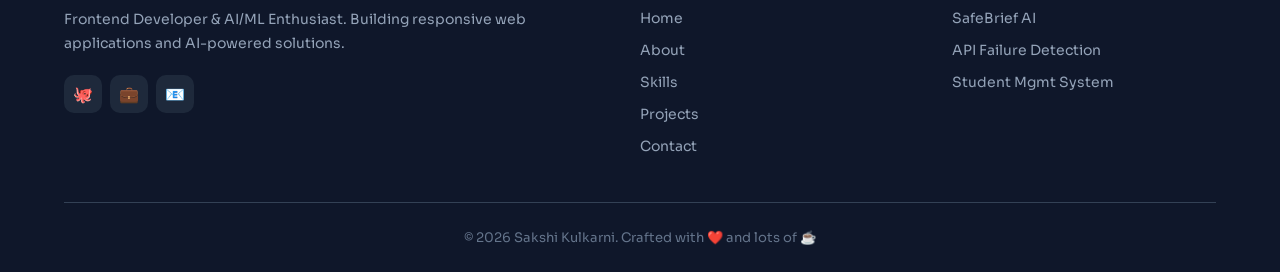
<file: projects.html>
<!DOCTYPE html>
<html lang="en" data-theme="light">
<head>
  <meta charset="UTF-8" />
  <meta name="viewport" content="width=device-width, initial-scale=1.0" />
  <meta name="description" content="Projects by Sakshi Kulkarni — SafeBrief AI, API Failure Detection System, Student Management System, and more." />
  <title>Projects | Sakshi Kulkarni</title>
  <link rel="stylesheet" href="css/style.css" />
</head>
<body>

  <div id="page-loader" role="status" aria-label="Loading page">
    <div class="loader-name">Projects</div>
    <div class="loader-bar"></div>
  </div>

  <header>
    <nav id="navbar" aria-label="Main navigation">
      <div class="nav-container">
        <a href="index.html" class="nav-logo" aria-label="Sakshi Kulkarni Home">SK<span>.</span></a>
        <ul class="nav-links" role="list">
          <li><a href="index.html">Home</a></li>
          <li><a href="about.html">About</a></li>
          <li><a href="skills.html">Skills</a></li>
          <li><a href="projects.html" class="active">Projects</a></li>
          <li><a href="contact.html">Contact</a></li>
        </ul>
        <div class="nav-actions">
          <button class="theme-toggle" aria-label="Switch to dark mode" title="Toggle theme">🌙</button>
          <button class="hamburger" aria-label="Open mobile menu" aria-expanded="false">
            <span></span><span></span><span></span>
          </button>
        </div>
      </div>
    </nav>
    <nav class="mobile-nav" aria-label="Mobile navigation">
      <a href="index.html">Home</a>
      <a href="about.html">About</a>
      <a href="skills.html">Skills</a>
      <a href="projects.html" class="active">Projects</a>
      <a href="contact.html">Contact</a>
    </nav>
  </header>

  <main>
    <!-- Hero -->
    <section class="projects-page-hero" aria-labelledby="projects-heading">
      <div class="container">
        <div class="reveal">
          <span class="section-tag">🚀 My Work</span>
          <h1 class="section-title" id="projects-heading">Projects</h1>
          <p class="section-subtitle mt-2">Real-world projects spanning AI/ML platforms, web applications, and management systems. Each built to solve a genuine problem.</p>
        </div>

        <!-- Filter Bar -->
        <div class="filter-bar" role="group" aria-label="Filter projects by category">
          <button class="filter-btn active" data-filter="all" aria-pressed="true">All Projects</button>
          <button class="filter-btn" data-filter="ai" aria-pressed="false">🤖 AI / ML</button>
          <button class="filter-btn" data-filter="web" aria-pressed="false">🌐 Web</button>
          <button class="filter-btn" data-filter="python" aria-pressed="false">🐍 Python</button>
        </div>
      </div>
    </section>

    <!-- Projects Grid -->
    <section class="section" aria-label="Projects list">
      <div class="container">
        <div class="projects-full-grid">

          <!-- SafeBrief AI -->
          <article class="project-card reveal" data-category="ai python">
            <div class="project-image ai-bg" role="img" aria-label="SafeBrief AI platform illustration">🛡️</div>
            <div class="project-body">
              <p class="project-category">AI · Machine Learning · Python</p>
              <h2 class="project-title">SafeBrief AI</h2>
              <p class="project-desc">
                An Industrial Safety Intelligence Platform that leverages machine learning and large language models to analyze workplace incidents, predict risks, and generate actionable safety recommendations.
              </p>

              <!-- Features -->
              <div class="project-features">
                <p style="font-size:.78rem;font-weight:600;color:var(--text-muted);text-transform:uppercase;letter-spacing:.05em;margin-bottom:.4rem">Key Features</p>
                <div class="feature-list">
                  <span class="feature-item">Incident Analysis</span>
                  <span class="feature-item">Risk Prediction</span>
                  <span class="feature-item">AI Recommendations</span>
                  <span class="feature-item">Chatbot Querying</span>
                  <span class="feature-item">PDF/Image/Video Analysis</span>
                  <span class="feature-item">Dashboard Reporting</span>
                </div>
              </div>

              <div class="project-stack">
                <span class="stack-tag">Python</span>
                <span class="stack-tag">Streamlit</span>
                <span class="stack-tag">Machine Learning</span>
                <span class="stack-tag">LLM</span>
                <span class="stack-tag">SQLite</span>
              </div>
              <div class="project-actions">
                <a href="#" class="btn btn-primary btn-sm" aria-label="View SafeBrief AI live demo">🚀 Live Demo</a>
                <a href="#" class="btn btn-outline btn-sm" aria-label="View SafeBrief AI on GitHub">🐙 GitHub</a>
              </div>
            </div>
          </article>

         

          <!-- Student Management System -->
          <article class="project-card reveal" data-category="python">
            <div class="project-image py-bg" role="img" aria-label="Student Management System illustration">🎓</div>
            <div class="project-body">
              <p class="project-category">Python · Database</p>
              <h2 class="project-title">A Web Portal for Academic Project Lifecycle Management</h2>
              <p class="project-desc">
                web-based platform designed to manage the entire lifecycle of academic projects in a college or university
              </p>

              <div class="project-features">
                <p style="font-size:.78rem;font-weight:600;color:var(--text-muted);text-transform:uppercase;letter-spacing:.05em;margin-bottom:.4rem">Key Features</p>
                <div class="feature-list">
                  <span class="feature-item">CRUD Operations</span>
                  <span class="feature-item">Student Records</span>
                  <span class="feature-item">Database Integration</span>
                  <span class="feature-item">Search & Filter</span>
                </div>
              </div>

              <div class="project-stack">
                <span class="stack-tag">Python</span>
                <span class="stack-tag">MySQL</span>
                <span class="stack-tag">CLI Interface</span>
              </div>
              <div class="project-actions">
                <a href="#" class="btn btn-primary btn-sm" aria-label="View Student Management System on GitHub">🐙 GitHub</a>
                <a href="#" class="btn btn-ghost btn-sm">📋 Details</a>
              </div>
            </div>
          </article>

        </div>

        <!-- No results message (hidden by default) -->
        <p id="no-results" style="display:none;text-align:center;color:var(--text-muted);padding:3rem 0" aria-live="polite">
          No projects found in this category yet. Check back soon!
        </p>

        <!-- CTA -->
        <div class="text-center mt-4 reveal">
          <p style="font-size:.95rem;color:var(--text-muted);margin-bottom:1rem">More projects in progress — follow me on GitHub!</p>
          <a href="https://github.com/kulkarni37" class="btn btn-primary" target="_blank" rel="noopener noreferrer" aria-label="View Sakshi's GitHub profile">🐙 View GitHub Profile</a>
        </div>
      </div>
    </section>
  </main>

  <footer role="contentinfo">
    <div class="container">
      <div class="footer-grid">
        <div class="footer-brand">
          <div class="nav-logo">SK<span style="color:var(--accent)">.</span></div>
          <p class="footer-desc">Frontend Developer & AI/ML Enthusiast. Building responsive web applications and AI-powered solutions.</p>
          <div class="footer-socials">
            <a href="https://github.com/kulkarni37" class="social-link" target="_blank" rel="noopener noreferrer" aria-label="GitHub profile">🐙</a>
            <a href="https://linkedin.com/in/sakshi-kulkarni-103137330" class="social-link" target="_blank" rel="noopener noreferrer" aria-label="LinkedIn profile">💼</a>
            <a href="mailto:sakshikulkarni12195@gmail.com" class="social-link" aria-label="Send email">📧</a>
          </div>
        </div>
        <div>
          <h3 class="footer-title">Navigation</h3>
          <nav class="footer-links" aria-label="Footer navigation">
            <a href="index.html">Home</a>
            <a href="about.html">About</a>
            <a href="skills.html">Skills</a>
            <a href="projects.html">Projects</a>
            <a href="contact.html">Contact</a>
          </nav>
        </div>
        <div>
          <h3 class="footer-title">Projects</h3>
          <nav class="footer-links" aria-label="Projects navigation">
            <a href="#">SafeBrief AI</a>
            <a href="#">API Failure Detection</a>
            <a href="#">Student Mgmt System</a>
          </nav>
        </div>
      </div>
      <div class="footer-bottom">
        <p>© 2026 Sakshi Kulkarni. Crafted with ❤️ and lots of ☕</p>
      </div>
    </div>
  </footer>

  <button id="scroll-top" aria-label="Scroll to top">↑</button>
  <script src="js/script.js"></script>
  <script>
    /* Update aria-pressed on filter buttons */
    document.querySelectorAll('.filter-btn').forEach(btn => {
      btn.addEventListener('click', () => {
        document.querySelectorAll('.filter-btn').forEach(b => b.setAttribute('aria-pressed', 'false'));
        btn.setAttribute('aria-pressed', 'true');
      });
    });
  </script>
</body>
</html>
</file>
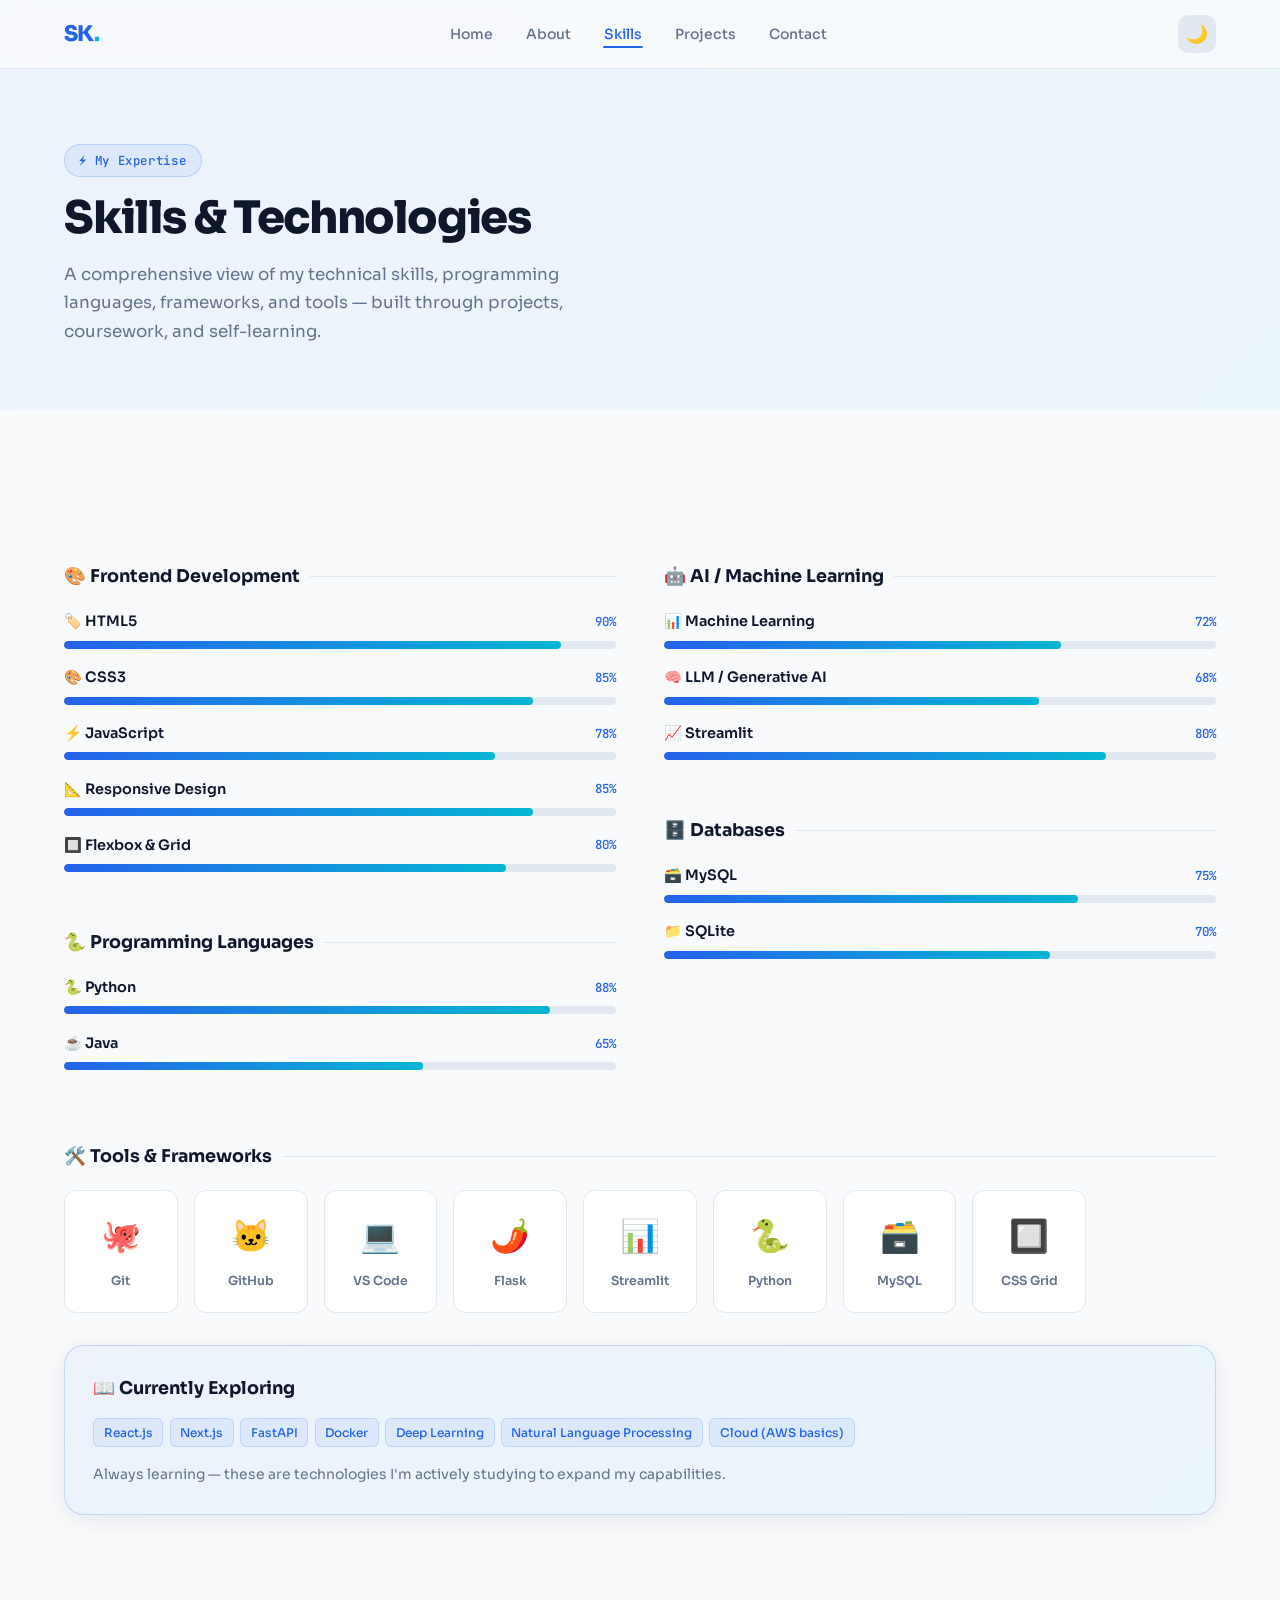
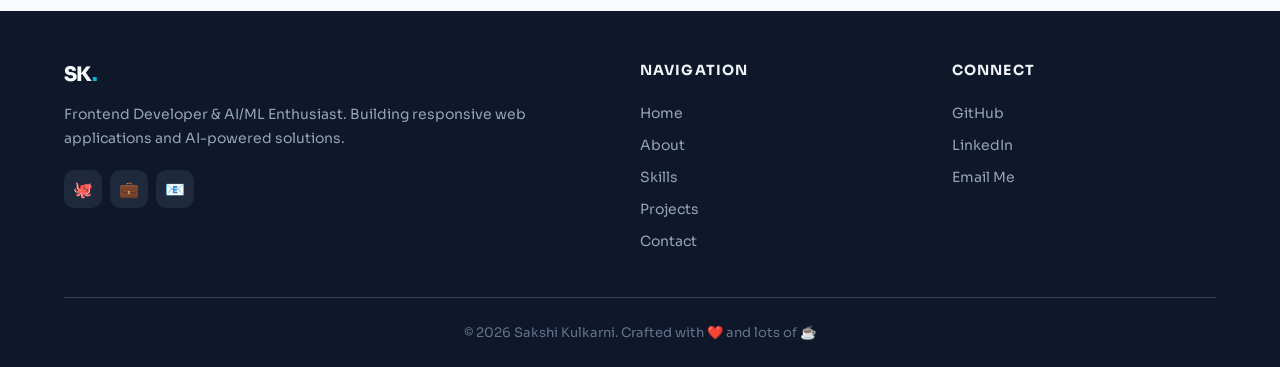
<file: skills.html>
<!DOCTYPE html>
<html lang="en" data-theme="light">
<head>
  <meta charset="UTF-8" />
  <meta name="viewport" content="width=device-width, initial-scale=1.0" />
  <meta name="description" content="Skills of Sakshi Kulkarni — Frontend, Python, AI/ML, Databases, and Development Tools." />
  <title>Skills | Sakshi Kulkarni</title>
  <link rel="stylesheet" href="css/style.css" />
</head>
<body>

  <div id="page-loader" role="status" aria-label="Loading page">
    <div class="loader-name">Skills</div>
    <div class="loader-bar"></div>
  </div>

  <header>
    <nav id="navbar" aria-label="Main navigation">
      <div class="nav-container">
        <a href="index.html" class="nav-logo" aria-label="Sakshi Kulkarni Home">SK<span>.</span></a>
        <ul class="nav-links" role="list">
          <li><a href="index.html">Home</a></li>
          <li><a href="about.html">About</a></li>
          <li><a href="skills.html" class="active">Skills</a></li>
          <li><a href="projects.html">Projects</a></li>
          <li><a href="contact.html">Contact</a></li>
        </ul>
        <div class="nav-actions">
          <button class="theme-toggle" aria-label="Switch to dark mode" title="Toggle theme">🌙</button>
          <button class="hamburger" aria-label="Open mobile menu" aria-expanded="false">
            <span></span><span></span><span></span>
          </button>
        </div>
      </div>
    </nav>
    <nav class="mobile-nav" aria-label="Mobile navigation">
      <a href="index.html">Home</a>
      <a href="about.html">About</a>
      <a href="skills.html" class="active">Skills</a>
      <a href="projects.html">Projects</a>
      <a href="contact.html">Contact</a>
    </nav>
  </header>

  <main>
    <!-- Hero -->
    <section class="skills-page-hero" aria-labelledby="skills-heading">
      <div class="container">
        <div class="reveal">
          <span class="section-tag">⚡ My Expertise</span>
          <h1 class="section-title" id="skills-heading">Skills & Technologies</h1>
          <p class="section-subtitle mt-2">A comprehensive view of my technical skills, programming languages, frameworks, and tools — built through projects, coursework, and self-learning.</p>
        </div>
      </div>
    </section>

    <!-- Skills Content -->
    <section class="section" aria-label="Detailed skills">
      <div class="container">
        <div style="display:grid;grid-template-columns:1fr 1fr;gap:3rem" class="skills-two-col">

          <!-- Left Column -->
          <div>
            <!-- Frontend Skills -->
            <div class="skills-section reveal">
              <h2 class="skills-section-title">🎨 Frontend Development</h2>
              <div class="skill-bar-list" role="list">
                <div class="skill-bar-item" role="listitem">
                  <div class="skill-bar-header">
                    <span class="skill-bar-name">🏷️ HTML5</span>
                    <span class="skill-bar-pct">90%</span>
                  </div>
                  <div class="skill-bar-track" aria-label="HTML5 skill: 90%">
                    <div class="skill-bar-fill" data-width="90"></div>
                  </div>
                </div>
                <div class="skill-bar-item" role="listitem">
                  <div class="skill-bar-header">
                    <span class="skill-bar-name">🎨 CSS3</span>
                    <span class="skill-bar-pct">85%</span>
                  </div>
                  <div class="skill-bar-track" aria-label="CSS3 skill: 85%">
                    <div class="skill-bar-fill" data-width="85"></div>
                  </div>
                </div>
                <div class="skill-bar-item" role="listitem">
                  <div class="skill-bar-header">
                    <span class="skill-bar-name">⚡ JavaScript</span>
                    <span class="skill-bar-pct">78%</span>
                  </div>
                  <div class="skill-bar-track" aria-label="JavaScript skill: 78%">
                    <div class="skill-bar-fill" data-width="78"></div>
                  </div>
                </div>
                <div class="skill-bar-item" role="listitem">
                  <div class="skill-bar-header">
                    <span class="skill-bar-name">📐 Responsive Design</span>
                    <span class="skill-bar-pct">85%</span>
                  </div>
                  <div class="skill-bar-track" aria-label="Responsive Design skill: 85%">
                    <div class="skill-bar-fill" data-width="85"></div>
                  </div>
                </div>
                <div class="skill-bar-item" role="listitem">
                  <div class="skill-bar-header">
                    <span class="skill-bar-name">🔲 Flexbox & Grid</span>
                    <span class="skill-bar-pct">80%</span>
                  </div>
                  <div class="skill-bar-track" aria-label="Flexbox and Grid skill: 80%">
                    <div class="skill-bar-fill" data-width="80"></div>
                  </div>
                </div>
              </div>
            </div>

            <!-- Programming -->
            <div class="skills-section reveal">
              <h2 class="skills-section-title">🐍 Programming Languages</h2>
              <div class="skill-bar-list" role="list">
                <div class="skill-bar-item" role="listitem">
                  <div class="skill-bar-header">
                    <span class="skill-bar-name">🐍 Python</span>
                    <span class="skill-bar-pct">88%</span>
                  </div>
                  <div class="skill-bar-track" aria-label="Python skill: 88%">
                    <div class="skill-bar-fill" data-width="88"></div>
                  </div>
                </div>
                <div class="skill-bar-item" role="listitem">
                  <div class="skill-bar-header">
                    <span class="skill-bar-name">☕ Java</span>
                    <span class="skill-bar-pct">65%</span>
                  </div>
                  <div class="skill-bar-track" aria-label="Java skill: 65%">
                    <div class="skill-bar-fill" data-width="65"></div>
                  </div>
                </div>
              </div>
            </div>
          </div>

          <!-- Right Column -->
          <div>
            <!-- AI / ML -->
            <div class="skills-section reveal">
              <h2 class="skills-section-title">🤖 AI / Machine Learning</h2>
              <div class="skill-bar-list" role="list">
                <div class="skill-bar-item" role="listitem">
                  <div class="skill-bar-header">
                    <span class="skill-bar-name">📊 Machine Learning</span>
                    <span class="skill-bar-pct">72%</span>
                  </div>
                  <div class="skill-bar-track" aria-label="Machine Learning skill: 72%">
                    <div class="skill-bar-fill" data-width="72"></div>
                  </div>
                </div>
                <div class="skill-bar-item" role="listitem">
                  <div class="skill-bar-header">
                    <span class="skill-bar-name">🧠 LLM / Generative AI</span>
                    <span class="skill-bar-pct">68%</span>
                  </div>
                  <div class="skill-bar-track" aria-label="LLM skill: 68%">
                    <div class="skill-bar-fill" data-width="68"></div>
                  </div>
                </div>
                <div class="skill-bar-item" role="listitem">
                  <div class="skill-bar-header">
                    <span class="skill-bar-name">📈 Streamlit</span>
                    <span class="skill-bar-pct">80%</span>
                  </div>
                  <div class="skill-bar-track" aria-label="Streamlit skill: 80%">
                    <div class="skill-bar-fill" data-width="80"></div>
                  </div>
                </div>
              </div>
            </div>

            <!-- Database -->
            <div class="skills-section reveal">
              <h2 class="skills-section-title">🗄️ Databases</h2>
              <div class="skill-bar-list" role="list">
                <div class="skill-bar-item" role="listitem">
                  <div class="skill-bar-header">
                    <span class="skill-bar-name">🗃️ MySQL</span>
                    <span class="skill-bar-pct">75%</span>
                  </div>
                  <div class="skill-bar-track" aria-label="MySQL skill: 75%">
                    <div class="skill-bar-fill" data-width="75"></div>
                  </div>
                </div>
                <div class="skill-bar-item" role="listitem">
                  <div class="skill-bar-header">
                    <span class="skill-bar-name">📁 SQLite</span>
                    <span class="skill-bar-pct">70%</span>
                  </div>
                  <div class="skill-bar-track" aria-label="SQLite skill: 70%">
                    <div class="skill-bar-fill" data-width="70"></div>
                  </div>
                </div>
              </div>
            </div>
          </div>
        </div>

        <!-- Tools Section -->
        <div class="skills-section mt-4 reveal">
          <h2 class="skills-section-title">🛠️ Tools & Frameworks</h2>
          <div class="tools-grid" role="list">
            <div class="tool-card reveal" role="listitem">
              <div class="tool-icon" aria-hidden="true">🐙</div>
              <div class="tool-name">Git</div>
            </div>
            <div class="tool-card reveal" role="listitem">
              <div class="tool-icon" aria-hidden="true">🐱</div>
              <div class="tool-name">GitHub</div>
            </div>
            <div class="tool-card reveal" role="listitem">
              <div class="tool-icon" aria-hidden="true">💻</div>
              <div class="tool-name">VS Code</div>
            </div>
            <div class="tool-card reveal" role="listitem">
              <div class="tool-icon" aria-hidden="true">🌶️</div>
              <div class="tool-name">Flask</div>
            </div>
            <div class="tool-card reveal" role="listitem">
              <div class="tool-icon" aria-hidden="true">📊</div>
              <div class="tool-name">Streamlit</div>
            </div>
            <div class="tool-card reveal" role="listitem">
              <div class="tool-icon" aria-hidden="true">🐍</div>
              <div class="tool-name">Python</div>
            </div>
            <div class="tool-card reveal" role="listitem">
              <div class="tool-icon" aria-hidden="true">🗃️</div>
              <div class="tool-name">MySQL</div>
            </div>
            <div class="tool-card reveal" role="listitem">
              <div class="tool-icon" aria-hidden="true">🔲</div>
              <div class="tool-name">CSS Grid</div>
            </div>
          </div>
        </div>

        <!-- Currently Learning -->
        <div class="card reveal mt-4" style="background:linear-gradient(135deg,rgba(37,99,235,0.05),rgba(6,182,212,0.05));border-color:rgba(37,99,235,0.2)">
          <h2 style="font-size:1.1rem;font-weight:700;margin-bottom:1rem">📖 Currently Exploring</h2>
          <div class="skill-tags">
            <span class="skill-tag">React.js</span>
            <span class="skill-tag">Next.js</span>
            <span class="skill-tag">FastAPI</span>
            <span class="skill-tag">Docker</span>
            <span class="skill-tag">Deep Learning</span>
            <span class="skill-tag">Natural Language Processing</span>
            <span class="skill-tag">Cloud (AWS basics)</span>
          </div>
          <p style="font-size:.875rem;color:var(--text-muted);margin-top:1rem">Always learning — these are technologies I'm actively studying to expand my capabilities.</p>
        </div>
      </div>
    </section>
  </main>

  <footer role="contentinfo">
    <div class="container">
      <div class="footer-grid">
        <div class="footer-brand">
          <div class="nav-logo">SK<span style="color:var(--accent)">.</span></div>
          <p class="footer-desc">Frontend Developer & AI/ML Enthusiast. Building responsive web applications and AI-powered solutions.</p>
          <div class="footer-socials">
            <a href="https://github.com/kulkarni37" class="social-link" target="_blank" rel="noopener noreferrer" aria-label="GitHub profile">🐙</a>
            <a href="https://linkedin.com/in/sakshi-kulkarni-103137330" class="social-link" target="_blank" rel="noopener noreferrer" aria-label="LinkedIn profile">💼</a>
            <a href="mailto:sakshikulkarni12195@gmail.com" class="social-link" aria-label="Send email">📧</a>
          </div>
        </div>
        <div>
          <h3 class="footer-title">Navigation</h3>
          <nav class="footer-links" aria-label="Footer navigation">
            <a href="index.html">Home</a>
            <a href="about.html">About</a>
            <a href="skills.html">Skills</a>
            <a href="projects.html">Projects</a>
            <a href="contact.html">Contact</a>
          </nav>
        </div>
        <div>
          <h3 class="footer-title">Connect</h3>
          <nav class="footer-links" aria-label="Social links">
            <a href="https://github.com/kulkarni37" target="_blank" rel="noopener noreferrer">GitHub</a>
            <a href="https://linkedin.com/in/sakshi-kulkarni-103137330" target="_blank" rel="noopener noreferrer">LinkedIn</a>
            <a href="mailto:sakshikulkarni12195@gmail.com">Email Me</a>
          </nav>
        </div>
      </div>
      <div class="footer-bottom">
        <p>© 2026 Sakshi Kulkarni. Crafted with ❤️ and lots of ☕</p>
      </div>
    </div>
  </footer>

  <button id="scroll-top" aria-label="Scroll to top">↑</button>
  <script src="js/script.js"></script>
  <script>
    /* Responsive two-col grid for skills */
    const twoCol = document.querySelector('.skills-two-col');
    function checkWidth() {
      if (twoCol) {
        twoCol.style.gridTemplateColumns = window.innerWidth < 768 ? '1fr' : '1fr 1fr';
      }
    }
    checkWidth();
    window.addEventListener('resize', checkWidth);
  </script>
</body>
</html>
</file>
<file: css/style.css>
/* ========================================
   Sakshi Kulkarni - Portfolio Website
   style.css — Main Stylesheet
   ======================================== */

/* ── Google Fonts ── */
@import url('https://fonts.googleapis.com/css2?family=Sora:wght@300;400;500;600;700;800&family=JetBrains+Mono:wght@400;500&display=swap');

/* ── CSS Custom Properties ── */
:root {
  /* Colors */
  --primary:     #2563eb;
  --secondary:   #38bdf8;
  --accent:      #06b6d4;
  --dark:        #0f172a;
  --dark-2:      #1e293b;
  --dark-3:      #334155;
  --light:       #f8fafc;
  --light-2:     #e2e8f0;
  --light-3:     #cbd5e1;
  --text:        #0f172a;
  --text-muted:  #64748b;
  --card-bg:     #ffffff;
  --nav-bg:      rgba(248, 250, 252, 0.9);
  --border:      #e2e8f0;
  --shadow:      0 4px 24px rgba(15,23,42,0.08);
  --shadow-lg:   0 12px 48px rgba(15,23,42,0.14);

  /* Typography */
  --font-main:  'Sora', sans-serif;
  --font-mono:  'JetBrains Mono', monospace;

  /* Spacing */
  --max-w: 1200px;
  --section-py: 6rem;
  --radius: 12px;
  --radius-lg: 20px;

  /* Transitions */
  --transition: 0.3s cubic-bezier(0.4, 0, 0.2, 1);
}

/* ── Dark Mode ── */
[data-theme="dark"] {
  --text:       #f1f5f9;
  --text-muted: #94a3b8;
  --card-bg:    #1e293b;
  --nav-bg:     rgba(15, 23, 42, 0.92);
  --border:     #334155;
  --light:      #0f172a;
  --light-2:    #1e293b;
  --shadow:     0 4px 24px rgba(0,0,0,0.3);
  --shadow-lg:  0 12px 48px rgba(0,0,0,0.4);
}

/* ── Reset & Base ── */
*, *::before, *::after { box-sizing: border-box; margin: 0; padding: 0; }

html {
  scroll-behavior: smooth;
  font-size: 16px;
}

body {
  font-family: var(--font-main);
  color: var(--text);
  background: var(--light);
  line-height: 1.6;
  transition: background var(--transition), color var(--transition);
  overflow-x: hidden;
}

a { text-decoration: none; color: inherit; }
img { max-width: 100%; display: block; }
ul { list-style: none; }
button { font-family: inherit; cursor: pointer; border: none; outline: none; }

/* ── Page Loader ── */
#page-loader {
  position: fixed;
  inset: 0;
  z-index: 9999;
  background: var(--dark);
  display: flex;
  align-items: center;
  justify-content: center;
  flex-direction: column;
  gap: 1.5rem;
  transition: opacity 0.5s ease, visibility 0.5s ease;
}

#page-loader.hidden {
  opacity: 0;
  visibility: hidden;
  pointer-events: none;
}

.loader-name {
  font-family: var(--font-mono);
  font-size: 1.1rem;
  color: var(--accent);
  letter-spacing: 0.15em;
  animation: pulse 1.5s ease-in-out infinite;
}

.loader-bar {
  width: 200px;
  height: 2px;
  background: var(--dark-3);
  border-radius: 2px;
  overflow: hidden;
}

.loader-bar::after {
  content: '';
  display: block;
  height: 100%;
  width: 0;
  background: linear-gradient(90deg, var(--primary), var(--accent));
  border-radius: 2px;
  animation: load 1.4s ease forwards;
}

@keyframes load {
  to { width: 100%; }
}

@keyframes pulse {
  0%, 100% { opacity: 1; }
  50% { opacity: 0.5; }
}

/* ── Navigation ── */
#navbar {
  position: fixed;
  top: 0;
  left: 0;
  right: 0;
  z-index: 1000;
  background: var(--nav-bg);
  backdrop-filter: blur(16px);
  -webkit-backdrop-filter: blur(16px);
  border-bottom: 1px solid var(--border);
  transition: background var(--transition), box-shadow var(--transition);
}

#navbar.scrolled {
  box-shadow: var(--shadow);
}

.nav-container {
  max-width: var(--max-w);
  margin: 0 auto;
  padding: 0 1.5rem;
  display: flex;
  align-items: center;
  justify-content: space-between;
  height: 68px;
}

.nav-logo {
  font-size: 1.35rem;
  font-weight: 800;
  color: var(--primary);
  letter-spacing: -0.03em;
}

.nav-logo span {
  color: var(--accent);
}

.nav-links {
  display: flex;
  align-items: center;
  gap: 0.25rem;
}

.nav-links a {
  padding: 0.45rem 0.9rem;
  font-size: 0.875rem;
  font-weight: 500;
  color: var(--text-muted);
  border-radius: 8px;
  position: relative;
  transition: color var(--transition);
}

.nav-links a::after {
  content: '';
  position: absolute;
  bottom: 2px;
  left: 50%;
  transform: translateX(-50%);
  width: 0;
  height: 2px;
  background: var(--primary);
  border-radius: 2px;
  transition: width var(--transition);
}

.nav-links a:hover,
.nav-links a.active {
  color: var(--primary);
}

.nav-links a:hover::after,
.nav-links a.active::after {
  width: 60%;
}

.nav-actions {
  display: flex;
  align-items: center;
  gap: 0.75rem;
}

/* Theme Toggle */
.theme-toggle {
  width: 38px;
  height: 38px;
  border-radius: 10px;
  background: var(--light-2);
  display: flex;
  align-items: center;
  justify-content: center;
  font-size: 1.1rem;
  transition: background var(--transition), transform var(--transition);
}

.theme-toggle:hover {
  background: var(--border);
  transform: scale(1.05);
}

/* Hamburger */
.hamburger {
  display: none;
  flex-direction: column;
  gap: 5px;
  width: 28px;
  padding: 4px 0;
  background: transparent;
}

.hamburger span {
  display: block;
  height: 2px;
  background: var(--text);
  border-radius: 2px;
  transition: transform var(--transition), opacity var(--transition);
}

.hamburger.active span:nth-child(1) { transform: translateY(7px) rotate(45deg); }
.hamburger.active span:nth-child(2) { opacity: 0; }
.hamburger.active span:nth-child(3) { transform: translateY(-7px) rotate(-45deg); }

/* Mobile Nav */
.mobile-nav {
  display: none;
  position: fixed;
  top: 68px;
  left: 0;
  right: 0;
  background: var(--nav-bg);
  backdrop-filter: blur(16px);
  border-bottom: 1px solid var(--border);
  padding: 1rem 1.5rem;
  flex-direction: column;
  gap: 0.5rem;
  z-index: 999;
}

.mobile-nav.open { display: flex; }

.mobile-nav a {
  padding: 0.75rem 1rem;
  font-weight: 500;
  color: var(--text-muted);
  border-radius: 10px;
  transition: background var(--transition), color var(--transition);
}

.mobile-nav a:hover,
.mobile-nav a.active {
  background: var(--light-2);
  color: var(--primary);
}

/* ── Buttons ── */
.btn {
  display: inline-flex;
  align-items: center;
  gap: 0.5rem;
  padding: 0.7rem 1.5rem;
  font-size: 0.875rem;
  font-weight: 600;
  border-radius: 10px;
  transition: all var(--transition);
  cursor: pointer;
  letter-spacing: 0.01em;
}

.btn-primary {
  background: var(--primary);
  color: #fff;
  box-shadow: 0 4px 14px rgba(37, 99, 235, 0.35);
}

.btn-primary:hover {
  background: #1d4ed8;
  transform: translateY(-2px);
  box-shadow: 0 6px 20px rgba(37, 99, 235, 0.45);
}

.btn-outline {
  background: transparent;
  color: var(--primary);
  border: 2px solid var(--primary);
}

.btn-outline:hover {
  background: var(--primary);
  color: #fff;
  transform: translateY(-2px);
}

.btn-ghost {
  background: var(--light-2);
  color: var(--text);
}

.btn-ghost:hover {
  background: var(--border);
  transform: translateY(-2px);
}

.btn-sm {
  padding: 0.45rem 1rem;
  font-size: 0.8rem;
  border-radius: 8px;
}

/* ── Section Utilities ── */
.section {
  padding: var(--section-py) 0;
}

.container {
  max-width: var(--max-w);
  margin: 0 auto;
  padding: 0 1.5rem;
}

.section-tag {
  display: inline-flex;
  align-items: center;
  gap: 0.5rem;
  font-family: var(--font-mono);
  font-size: 0.78rem;
  font-weight: 500;
  color: var(--primary);
  background: rgba(37, 99, 235, 0.08);
  border: 1px solid rgba(37, 99, 235, 0.2);
  padding: 0.35rem 0.9rem;
  border-radius: 50px;
  margin-bottom: 1rem;
  letter-spacing: 0.05em;
}

.section-title {
  font-size: clamp(1.8rem, 4vw, 2.8rem);
  font-weight: 800;
  letter-spacing: -0.03em;
  line-height: 1.15;
  color: var(--text);
}

.section-subtitle {
  font-size: 1.05rem;
  color: var(--text-muted);
  max-width: 560px;
  line-height: 1.7;
}

.text-center { text-align: center; }
.text-center .section-subtitle { margin: 0 auto; }

/* ── Cards ── */
.card {
  background: var(--card-bg);
  border: 1px solid var(--border);
  border-radius: var(--radius-lg);
  padding: 1.75rem;
  box-shadow: var(--shadow);
  transition: transform var(--transition), box-shadow var(--transition);
}

.card:hover {
  transform: translateY(-6px);
  box-shadow: var(--shadow-lg);
}

/* ── Reveal Animations ── */
.reveal {
  opacity: 0;
  transform: translateY(28px);
  transition: opacity 0.65s ease, transform 0.65s ease;
}

.reveal.visible {
  opacity: 1;
  transform: translateY(0);
}

.reveal-left {
  opacity: 0;
  transform: translateX(-28px);
  transition: opacity 0.65s ease, transform 0.65s ease;
}

.reveal-left.visible {
  opacity: 1;
  transform: translateX(0);
}

.reveal-right {
  opacity: 0;
  transform: translateX(28px);
  transition: opacity 0.65s ease, transform 0.65s ease;
}

.reveal-right.visible {
  opacity: 1;
  transform: translateX(0);
}

/* ── Hero ── */
.hero {
  min-height: 100vh;
  display: flex;
  align-items: center;
  padding-top: 68px;
  position: relative;
  overflow: hidden;
}

.hero::before {
  content: '';
  position: absolute;
  top: -20%;
  right: -10%;
  width: 600px;
  height: 600px;
  background: radial-gradient(circle, rgba(37,99,235,0.12) 0%, transparent 70%);
  border-radius: 50%;
  pointer-events: none;
}

.hero::after {
  content: '';
  position: absolute;
  bottom: -10%;
  left: -5%;
  width: 400px;
  height: 400px;
  background: radial-gradient(circle, rgba(6,182,212,0.1) 0%, transparent 70%);
  border-radius: 50%;
  pointer-events: none;
}

.hero-grid {
  display: grid;
  grid-template-columns: 1fr 1fr;
  gap: 4rem;
  align-items: center;
}

.hero-tag {
  display: inline-flex;
  align-items: center;
  gap: 0.5rem;
  font-family: var(--font-mono);
  font-size: 0.78rem;
  color: var(--accent);
  background: rgba(6, 182, 212, 0.1);
  border: 1px solid rgba(6, 182, 212, 0.25);
  padding: 0.35rem 0.9rem;
  border-radius: 50px;
  margin-bottom: 1.25rem;
}

.hero-name {
  font-size: clamp(2.4rem, 5.5vw, 4rem);
  font-weight: 800;
  letter-spacing: -0.04em;
  line-height: 1.05;
  margin-bottom: 0.75rem;
}

.hero-name .highlight {
  background: linear-gradient(135deg, var(--primary), var(--accent));
  -webkit-background-clip: text;
  -webkit-text-fill-color: transparent;
  background-clip: text;
}

.hero-title {
  font-size: 1.1rem;
  font-weight: 500;
  color: var(--text-muted);
  margin-bottom: 1.25rem;
}

.hero-title .typed-role {
  color: var(--primary);
  font-weight: 600;
  border-right: 2px solid var(--primary);
  animation: blink 0.8s step-end infinite;
}

@keyframes blink {
  50% { border-color: transparent; }
}

.hero-description {
  font-size: 1rem;
  color: var(--text-muted);
  line-height: 1.75;
  margin-bottom: 2rem;
  max-width: 480px;
}

.hero-buttons {
  display: flex;
  flex-wrap: wrap;
  gap: 0.75rem;
  margin-bottom: 2.5rem;
}

.hero-stats {
  display: flex;
  gap: 2rem;
  padding-top: 1.5rem;
  border-top: 1px solid var(--border);
}

.stat-item { }

.stat-number {
  font-size: 1.6rem;
  font-weight: 800;
  color: var(--primary);
  letter-spacing: -0.03em;
  display: block;
}

.stat-label {
  font-size: 0.78rem;
  color: var(--text-muted);
  font-weight: 500;
}

/* Hero Visual */
.hero-visual {
  display: flex;
  justify-content: center;
  align-items: center;
  position: relative;
}

.hero-avatar-wrap {
  position: relative;
  width: 340px;
  height: 340px;
}

.hero-avatar {
  width: 280px;
  height: 280px;
  border-radius: 50%;
  background: linear-gradient(135deg, var(--primary), var(--accent));
  display: flex;
  align-items: center;
  justify-content: center;
  font-size: 6rem;
  margin: 0 auto;
  position: relative;
  z-index: 2;
  box-shadow: 0 20px 60px rgba(37, 99, 235, 0.3);
  animation: float 4s ease-in-out infinite;
}

@keyframes float {
  0%, 100% { transform: translateY(0); }
  50% { transform: translateY(-14px); }
}

.hero-badge {
  position: absolute;
  background: var(--card-bg);
  border: 1px solid var(--border);
  border-radius: 12px;
  padding: 0.6rem 0.9rem;
  display: flex;
  align-items: center;
  gap: 0.5rem;
  font-size: 0.78rem;
  font-weight: 600;
  box-shadow: var(--shadow);
  animation: float 4s ease-in-out infinite;
}

.hero-badge:nth-child(2) { top: 15%; right: -5%; animation-delay: -1s; }
.hero-badge:nth-child(3) { bottom: 20%; left: -8%; animation-delay: -2s; }

.badge-dot {
  width: 8px;
  height: 8px;
  border-radius: 50%;
  background: #22c55e;
  box-shadow: 0 0 0 3px rgba(34,197,94,0.2);
  animation: badgePulse 2s ease-in-out infinite;
}

@keyframes badgePulse {
  0%, 100% { box-shadow: 0 0 0 3px rgba(34,197,94,0.2); }
  50% { box-shadow: 0 0 0 6px rgba(34,197,94,0); }
}

/* ── Skills Preview (Home) ── */
.skills-preview {
  background: var(--light-2);
}

[data-theme="dark"] .skills-preview {
  background: var(--dark-2);
}

.skills-grid-home {
  display: grid;
  grid-template-columns: repeat(auto-fit, minmax(240px, 1fr));
  gap: 1.25rem;
  margin-top: 3rem;
}

.skill-cat-card {
  background: var(--card-bg);
  border: 1px solid var(--border);
  border-radius: var(--radius-lg);
  padding: 1.5rem;
  transition: transform var(--transition), box-shadow var(--transition);
}

.skill-cat-card:hover {
  transform: translateY(-5px);
  box-shadow: var(--shadow-lg);
}

.skill-cat-icon {
  width: 48px;
  height: 48px;
  border-radius: 12px;
  background: linear-gradient(135deg, var(--primary), var(--accent));
  display: flex;
  align-items: center;
  justify-content: center;
  font-size: 1.4rem;
  margin-bottom: 1rem;
}

.skill-cat-title {
  font-size: 1rem;
  font-weight: 700;
  margin-bottom: 0.75rem;
}

.skill-tags {
  display: flex;
  flex-wrap: wrap;
  gap: 0.4rem;
}

.skill-tag {
  font-size: 0.75rem;
  font-weight: 500;
  padding: 0.25rem 0.6rem;
  border-radius: 6px;
  background: rgba(37, 99, 235, 0.08);
  color: var(--primary);
  border: 1px solid rgba(37, 99, 235, 0.15);
}

/* ── Featured Projects (Home) ── */
.projects-grid {
  display: grid;
  grid-template-columns: repeat(auto-fit, minmax(300px, 1fr));
  gap: 1.5rem;
  margin-top: 3rem;
}

.project-card {
  background: var(--card-bg);
  border: 1px solid var(--border);
  border-radius: var(--radius-lg);
  overflow: hidden;
  transition: transform var(--transition), box-shadow var(--transition);
}

.project-card:hover {
  transform: translateY(-8px);
  box-shadow: var(--shadow-lg);
}

.project-image {
  height: 180px;
  position: relative;
  overflow: hidden;
  display: flex;
  align-items: center;
  justify-content: center;
  font-size: 4rem;
}

.project-image.ai-bg {
  background: linear-gradient(135deg, #1e3a8a, #0c4a6e);
}

.project-image.web-bg {
  background: linear-gradient(135deg, #064e3b, #065f46);
}

.project-image.py-bg {
  background: linear-gradient(135deg, #312e81, #3730a3);
}

.project-body {
  padding: 1.5rem;
}

.project-category {
  font-family: var(--font-mono);
  font-size: 0.72rem;
  font-weight: 500;
  color: var(--accent);
  text-transform: uppercase;
  letter-spacing: 0.08em;
  margin-bottom: 0.5rem;
}

.project-title {
  font-size: 1.1rem;
  font-weight: 700;
  margin-bottom: 0.6rem;
  letter-spacing: -0.02em;
}

.project-desc {
  font-size: 0.875rem;
  color: var(--text-muted);
  line-height: 1.65;
  margin-bottom: 1rem;
}

.project-stack {
  display: flex;
  flex-wrap: wrap;
  gap: 0.35rem;
  margin-bottom: 1.25rem;
}

.stack-tag {
  font-size: 0.72rem;
  font-weight: 500;
  padding: 0.2rem 0.55rem;
  border-radius: 5px;
  background: var(--light-2);
  color: var(--text-muted);
  border: 1px solid var(--border);
}

.project-actions {
  display: flex;
  gap: 0.5rem;
}

/* ── Testimonials ── */
.testimonials-grid {
  display: grid;
  grid-template-columns: repeat(auto-fit, minmax(280px, 1fr));
  gap: 1.25rem;
  margin-top: 3rem;
}

.testimonial-card {
  background: var(--card-bg);
  border: 1px solid var(--border);
  border-radius: var(--radius-lg);
  padding: 1.75rem;
  position: relative;
  transition: transform var(--transition), box-shadow var(--transition);
}

.testimonial-card:hover {
  transform: translateY(-5px);
  box-shadow: var(--shadow-lg);
}

.testimonial-quote {
  font-size: 2.5rem;
  color: var(--primary);
  opacity: 0.25;
  line-height: 1;
  margin-bottom: 0.75rem;
  font-family: Georgia, serif;
}

.testimonial-text {
  font-size: 0.9rem;
  color: var(--text-muted);
  line-height: 1.7;
  font-style: italic;
  margin-bottom: 1.25rem;
}

.testimonial-author {
  display: flex;
  align-items: center;
  gap: 0.75rem;
}

.author-avatar {
  width: 42px;
  height: 42px;
  border-radius: 50%;
  background: linear-gradient(135deg, var(--primary), var(--accent));
  display: flex;
  align-items: center;
  justify-content: center;
  font-size: 1.1rem;
  font-weight: 700;
  color: #fff;
  flex-shrink: 0;
}

.author-name {
  font-size: 0.9rem;
  font-weight: 700;
}

.author-role {
  font-size: 0.78rem;
  color: var(--text-muted);
}

/* ── Footer ── */
footer {
  background: var(--dark);
  color: #e2e8f0;
  padding: 3rem 0 1.5rem;
}

.footer-grid {
  display: grid;
  grid-template-columns: 2fr 1fr 1fr;
  gap: 3rem;
  margin-bottom: 2.5rem;
}

.footer-brand .nav-logo { color: #f8fafc; font-size: 1.25rem; margin-bottom: 0.75rem; }

.footer-desc {
  font-size: 0.875rem;
  color: #94a3b8;
  line-height: 1.7;
  margin-bottom: 1.25rem;
}

.footer-socials {
  display: flex;
  gap: 0.5rem;
}

.social-link {
  width: 38px;
  height: 38px;
  border-radius: 10px;
  background: var(--dark-2);
  display: flex;
  align-items: center;
  justify-content: center;
  font-size: 1rem;
  transition: background var(--transition), transform var(--transition);
  text-decoration: none;
}

.social-link:hover {
  background: var(--primary);
  transform: translateY(-3px);
}

.footer-title {
  font-size: 0.875rem;
  font-weight: 700;
  color: #f1f5f9;
  margin-bottom: 1rem;
  text-transform: uppercase;
  letter-spacing: 0.08em;
}

.footer-links a {
  display: block;
  font-size: 0.875rem;
  color: #94a3b8;
  padding: 0.3rem 0;
  transition: color var(--transition);
}

.footer-links a:hover { color: var(--secondary); }

.footer-bottom {
  border-top: 1px solid var(--dark-3);
  padding-top: 1.5rem;
  text-align: center;
  font-size: 0.82rem;
  color: #64748b;
}

/* ── About Page ── */
.about-hero {
  padding: 9rem 0 4rem;
  background: linear-gradient(135deg, rgba(37,99,235,0.05) 0%, rgba(6,182,212,0.05) 100%);
}

.about-hero-grid {
  display: grid;
  grid-template-columns: 1fr 2fr;
  gap: 3.5rem;
  align-items: start;
}

.about-avatar-wrap {
  text-align: center;
}

.about-avatar {
  width: 200px;
  height: 200px;
  border-radius: 50%;
  background: linear-gradient(135deg, var(--primary), var(--accent));
  display: flex;
  align-items: center;
  justify-content: center;
  font-size: 5rem;
  margin: 0 auto 1.5rem;
  box-shadow: 0 16px 48px rgba(37, 99, 235, 0.25);
}

.about-quick-info {
  display: flex;
  flex-direction: column;
  gap: 0.75rem;
}

.info-item {
  display: flex;
  align-items: center;
  gap: 0.6rem;
  font-size: 0.875rem;
  color: var(--text-muted);
}

.info-item .info-icon {
  font-size: 1rem;
  width: 24px;
}

.about-heading {
  font-size: clamp(1.6rem, 3.5vw, 2.4rem);
  font-weight: 800;
  letter-spacing: -0.03em;
  margin-bottom: 0.5rem;
}

.about-subtitle {
  font-size: 1rem;
  color: var(--primary);
  font-weight: 500;
  margin-bottom: 1.25rem;
}

.about-text {
  font-size: 1rem;
  color: var(--text-muted);
  line-height: 1.78;
  margin-bottom: 1rem;
}

/* Interests */
.interests-grid {
  display: flex;
  flex-wrap: wrap;
  gap: 0.5rem;
  margin-top: 0.75rem;
}

.interest-pill {
  padding: 0.4rem 0.9rem;
  border-radius: 50px;
  background: rgba(37, 99, 235, 0.08);
  color: var(--primary);
  border: 1px solid rgba(37, 99, 235, 0.2);
  font-size: 0.82rem;
  font-weight: 500;
}

/* Education Timeline */
.timeline {
  position: relative;
  padding-left: 2rem;
}

.timeline::before {
  content: '';
  position: absolute;
  left: 0;
  top: 0;
  bottom: 0;
  width: 2px;
  background: linear-gradient(180deg, var(--primary), var(--accent));
  border-radius: 2px;
}

.timeline-item {
  position: relative;
  padding-bottom: 2.5rem;
}

.timeline-item:last-child { padding-bottom: 0; }

.timeline-dot {
  position: absolute;
  left: -2.45rem;
  top: 0.2rem;
  width: 14px;
  height: 14px;
  border-radius: 50%;
  background: var(--primary);
  border: 3px solid var(--light);
  box-shadow: 0 0 0 3px rgba(37, 99, 235, 0.2);
}

.timeline-date {
  font-family: var(--font-mono);
  font-size: 0.78rem;
  color: var(--accent);
  font-weight: 500;
  margin-bottom: 0.35rem;
}

.timeline-title {
  font-size: 1rem;
  font-weight: 700;
  margin-bottom: 0.25rem;
}

.timeline-org {
  font-size: 0.875rem;
  color: var(--primary);
  font-weight: 500;
  margin-bottom: 0.4rem;
}

.timeline-desc {
  font-size: 0.875rem;
  color: var(--text-muted);
  line-height: 1.65;
}

/* Strengths */
.strengths-grid {
  display: grid;
  grid-template-columns: repeat(auto-fit, minmax(200px, 1fr));
  gap: 1rem;
  margin-top: 2rem;
}

.strength-card {
  background: var(--card-bg);
  border: 1px solid var(--border);
  border-radius: var(--radius);
  padding: 1.25rem;
  text-align: center;
  transition: transform var(--transition), box-shadow var(--transition);
}

.strength-card:hover {
  transform: translateY(-4px);
  box-shadow: var(--shadow);
}

.strength-icon {
  font-size: 2rem;
  margin-bottom: 0.75rem;
}

.strength-name {
  font-size: 0.9rem;
  font-weight: 600;
}

/* ── Skills Page ── */
.skills-page-hero {
  padding: 9rem 0 4rem;
  background: linear-gradient(135deg, rgba(37,99,235,0.05) 0%, rgba(6,182,212,0.05) 100%);
}

.skills-section {
  margin-top: 3.5rem;
}

.skills-section-title {
  font-size: 1.1rem;
  font-weight: 700;
  margin-bottom: 1.25rem;
  display: flex;
  align-items: center;
  gap: 0.6rem;
}

.skills-section-title::after {
  content: '';
  flex: 1;
  height: 1px;
  background: var(--border);
}

/* Progress bar skills */
.skill-bar-list {
  display: flex;
  flex-direction: column;
  gap: 1.1rem;
  margin-bottom: 2.5rem;
}

.skill-bar-item {}

.skill-bar-header {
  display: flex;
  justify-content: space-between;
  align-items: center;
  margin-bottom: 0.45rem;
}

.skill-bar-name {
  font-size: 0.9rem;
  font-weight: 600;
  display: flex;
  align-items: center;
  gap: 0.4rem;
}

.skill-bar-pct {
  font-family: var(--font-mono);
  font-size: 0.78rem;
  color: var(--primary);
  font-weight: 500;
}

.skill-bar-track {
  height: 8px;
  background: var(--light-2);
  border-radius: 8px;
  overflow: hidden;
}

.skill-bar-fill {
  height: 100%;
  border-radius: 8px;
  background: linear-gradient(90deg, var(--primary), var(--accent));
  width: 0;
  transition: width 1.2s cubic-bezier(0.4, 0, 0.2, 1);
}

/* Tool cards */
.tools-grid {
  display: grid;
  grid-template-columns: repeat(auto-fill, minmax(110px, 1fr));
  gap: 1rem;
  margin-bottom: 2rem;
}

.tool-card {
  background: var(--card-bg);
  border: 1px solid var(--border);
  border-radius: var(--radius);
  padding: 1.25rem 0.75rem;
  text-align: center;
  cursor: default;
  transition: transform var(--transition), box-shadow var(--transition), border-color var(--transition);
}

.tool-card:hover {
  transform: translateY(-4px);
  box-shadow: var(--shadow);
  border-color: var(--primary);
}

.tool-icon {
  font-size: 2rem;
  margin-bottom: 0.6rem;
}

.tool-name {
  font-size: 0.78rem;
  font-weight: 600;
  color: var(--text-muted);
}

/* ── Projects Page ── */
.projects-page-hero {
  padding: 9rem 0 4rem;
  background: linear-gradient(135deg, rgba(37,99,235,0.05) 0%, rgba(6,182,212,0.05) 100%);
}

.filter-bar {
  display: flex;
  flex-wrap: wrap;
  gap: 0.5rem;
  margin: 2.5rem 0;
}

.filter-btn {
  padding: 0.5rem 1.2rem;
  border-radius: 50px;
  font-size: 0.83rem;
  font-weight: 600;
  background: var(--light-2);
  color: var(--text-muted);
  border: 1px solid var(--border);
  transition: all var(--transition);
  cursor: pointer;
}

.filter-btn:hover,
.filter-btn.active {
  background: var(--primary);
  color: #fff;
  border-color: var(--primary);
}

.projects-full-grid {
  display: grid;
  grid-template-columns: repeat(auto-fill, minmax(320px, 1fr));
  gap: 1.75rem;
}

.project-card[data-hidden="true"] {
  display: none;
}

.project-features {
  margin-bottom: 1rem;
}

.feature-list {
  display: flex;
  flex-wrap: wrap;
  gap: 0.35rem;
}

.feature-item {
  font-size: 0.72rem;
  padding: 0.2rem 0.55rem;
  border-radius: 5px;
  background: rgba(6, 182, 212, 0.1);
  color: var(--accent);
  border: 1px solid rgba(6, 182, 212, 0.2);
}

/* ── Contact Page ── */
.contact-page-hero {
  padding: 9rem 0 4rem;
  background: linear-gradient(135deg, rgba(37,99,235,0.05) 0%, rgba(6,182,212,0.05) 100%);
}

.contact-grid {
  display: grid;
  grid-template-columns: 1fr 1.6fr;
  gap: 3rem;
  margin-top: 3rem;
}

.contact-info-card {
  background: var(--card-bg);
  border: 1px solid var(--border);
  border-radius: var(--radius-lg);
  padding: 2rem;
  height: fit-content;
}

.contact-info-title {
  font-size: 1.15rem;
  font-weight: 700;
  margin-bottom: 1.5rem;
}

.contact-item {
  display: flex;
  align-items: flex-start;
  gap: 1rem;
  padding: 0.9rem 0;
  border-bottom: 1px solid var(--border);
  transition: opacity var(--transition);
}

.contact-item:last-of-type { border-bottom: none; }

.contact-item-icon {
  width: 42px;
  height: 42px;
  border-radius: 10px;
  background: rgba(37, 99, 235, 0.1);
  display: flex;
  align-items: center;
  justify-content: center;
  font-size: 1.2rem;
  flex-shrink: 0;
}

.contact-item-label {
  font-size: 0.78rem;
  font-weight: 600;
  text-transform: uppercase;
  letter-spacing: 0.06em;
  color: var(--text-muted);
  margin-bottom: 0.2rem;
}

.contact-item-value {
  font-size: 0.9rem;
  font-weight: 500;
  color: var(--primary);
  word-break: break-all;
}

/* Contact Form */
.contact-form-card {
  background: var(--card-bg);
  border: 1px solid var(--border);
  border-radius: var(--radius-lg);
  padding: 2rem;
}

.contact-form-title {
  font-size: 1.15rem;
  font-weight: 700;
  margin-bottom: 1.5rem;
}

.form-group {
  margin-bottom: 1.25rem;
}

.form-row {
  display: grid;
  grid-template-columns: 1fr 1fr;
  gap: 1rem;
}

.form-label {
  display: block;
  font-size: 0.83rem;
  font-weight: 600;
  color: var(--text-muted);
  margin-bottom: 0.4rem;
  text-transform: uppercase;
  letter-spacing: 0.04em;
}

.form-control {
  width: 100%;
  padding: 0.75rem 1rem;
  background: var(--light);
  border: 1px solid var(--border);
  border-radius: 10px;
  font-family: var(--font-main);
  font-size: 0.9rem;
  color: var(--text);
  transition: border-color var(--transition), box-shadow var(--transition);
  outline: none;
}

.form-control:focus {
  border-color: var(--primary);
  box-shadow: 0 0 0 3px rgba(37, 99, 235, 0.12);
}

.form-control.error {
  border-color: #ef4444;
}

textarea.form-control {
  resize: vertical;
  min-height: 130px;
}

.form-error {
  font-size: 0.78rem;
  color: #ef4444;
  margin-top: 0.3rem;
  display: none;
}

.form-error.show { display: block; }

.form-success {
  background: rgba(34, 197, 94, 0.1);
  border: 1px solid rgba(34, 197, 94, 0.3);
  border-radius: 10px;
  padding: 1rem 1.25rem;
  color: #16a34a;
  font-size: 0.9rem;
  font-weight: 500;
  display: none;
  align-items: center;
  gap: 0.5rem;
  margin-top: 1rem;
}

.form-success.show { display: flex; }

/* ── Scroll to Top ── */
#scroll-top {
  position: fixed;
  bottom: 2rem;
  right: 2rem;
  width: 44px;
  height: 44px;
  border-radius: 12px;
  background: var(--primary);
  color: #fff;
  display: flex;
  align-items: center;
  justify-content: center;
  font-size: 1.1rem;
  box-shadow: 0 4px 16px rgba(37, 99, 235, 0.35);
  opacity: 0;
  visibility: hidden;
  transform: translateY(10px);
  transition: all var(--transition);
  z-index: 900;
}

#scroll-top.visible {
  opacity: 1;
  visibility: visible;
  transform: translateY(0);
}

#scroll-top:hover {
  background: #1d4ed8;
  transform: translateY(-2px);
}

/* ── Responsive ── */
@media (max-width: 1024px) {
  .footer-grid { grid-template-columns: 1fr 1fr; }
  .footer-grid > :first-child { grid-column: 1 / -1; }
}

@media (max-width: 768px) {
  :root { --section-py: 4rem; }

  .nav-links { display: none; }
  .hamburger { display: flex; }

  .hero-grid { grid-template-columns: 1fr; text-align: center; }
  .hero-visual { display: none; }
  .hero-description { margin: 0 auto 2rem; }
  .hero-buttons { justify-content: center; }
  .hero-stats { justify-content: center; }

  .about-hero-grid { grid-template-columns: 1fr; }
  .about-avatar-wrap { display: flex; flex-direction: column; align-items: center; }

  .contact-grid { grid-template-columns: 1fr; }
  .form-row { grid-template-columns: 1fr; }

  .footer-grid { grid-template-columns: 1fr; gap: 2rem; }
  .footer-grid > :first-child { grid-column: 1; }
}

@media (max-width: 480px) {
  .btn { padding: 0.65rem 1.15rem; font-size: 0.82rem; }
  .hero-stats { gap: 1.25rem; }
  .tools-grid { grid-template-columns: repeat(3, 1fr); }
}

/* ── Focus States (Accessibility) ── */
:focus-visible {
  outline: 2px solid var(--primary);
  outline-offset: 3px;
  border-radius: 4px;
}

/* ── Utility classes ── */
.mt-1 { margin-top: 0.5rem; }
.mt-2 { margin-top: 1rem; }
.mt-3 { margin-top: 1.5rem; }
.mt-4 { margin-top: 2rem; }
.mb-1 { margin-bottom: 0.5rem; }
.mb-2 { margin-bottom: 1rem; }
.mb-3 { margin-bottom: 1.5rem; }
.gap-sm { gap: 0.75rem; }
.d-flex { display: flex; }
.align-center { align-items: center; }
.flex-wrap { flex-wrap: wrap; }
.w-100 { width: 100%; }
</file>
